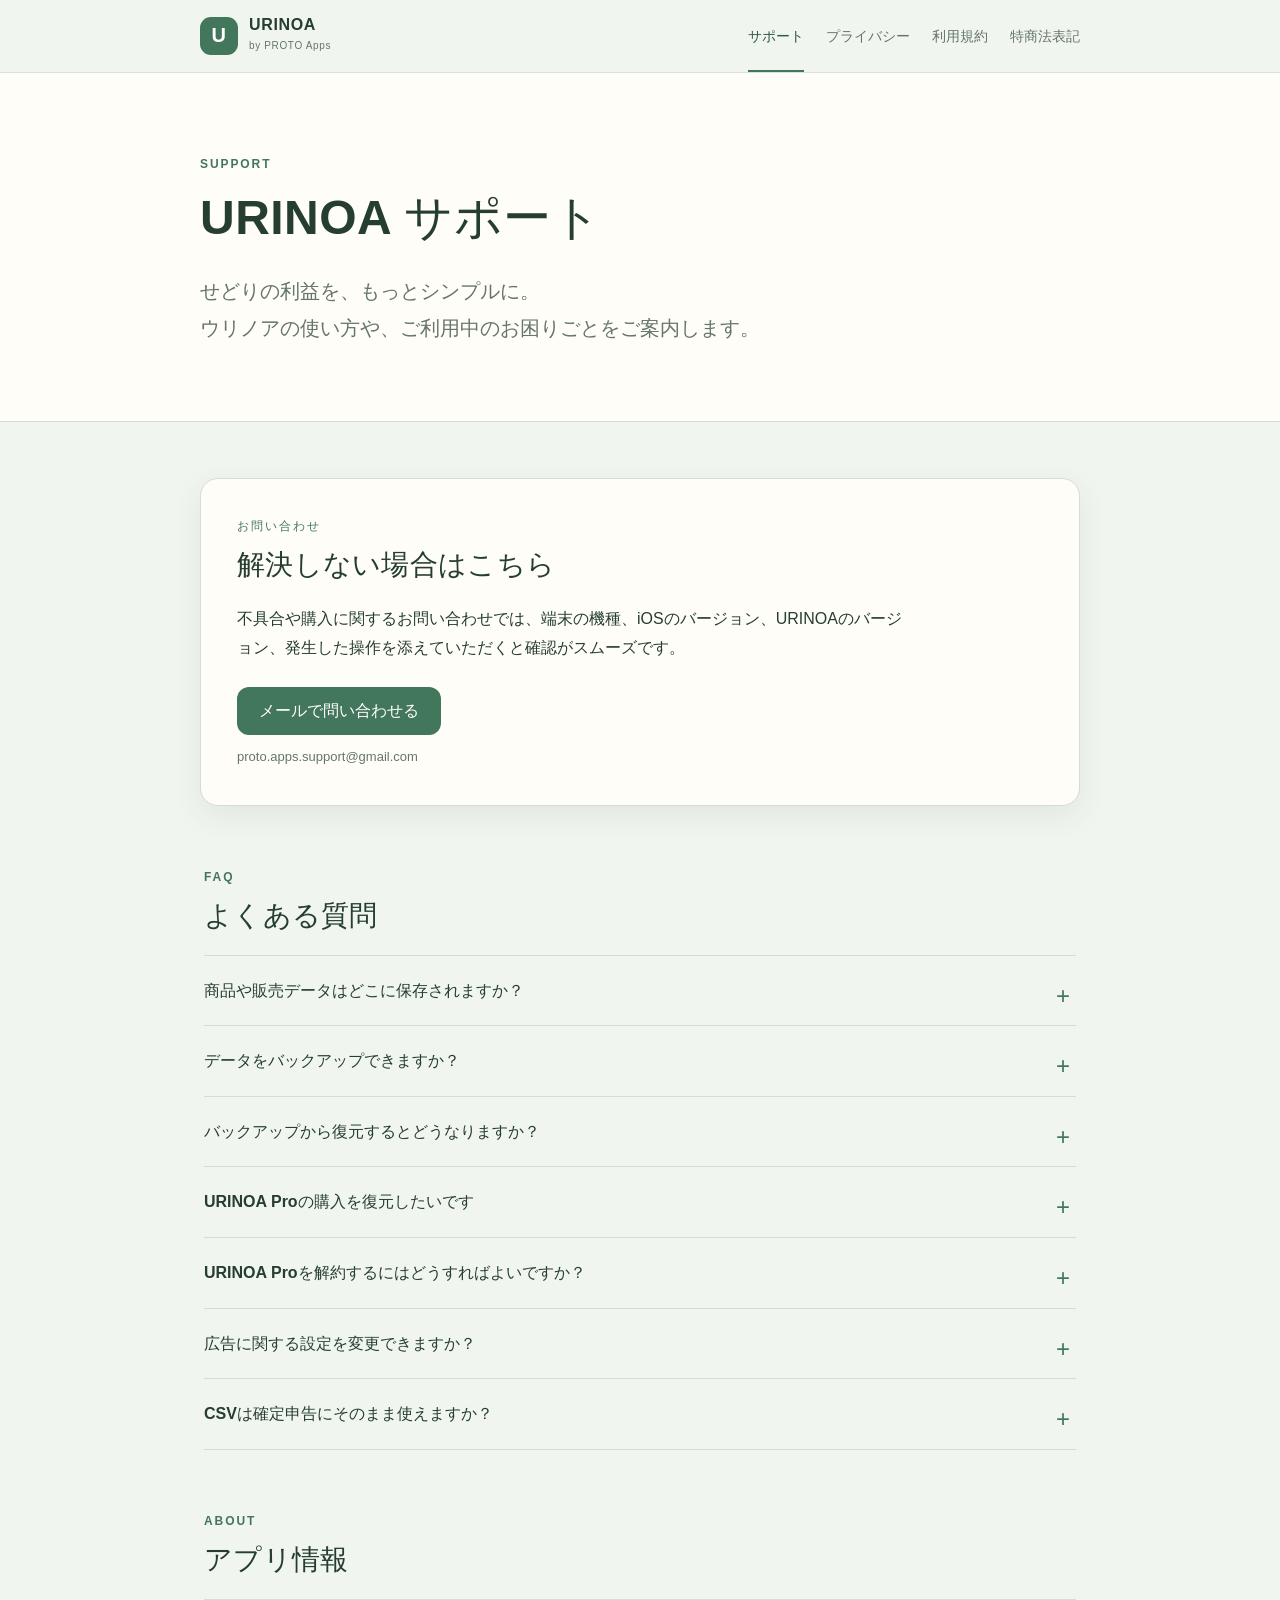
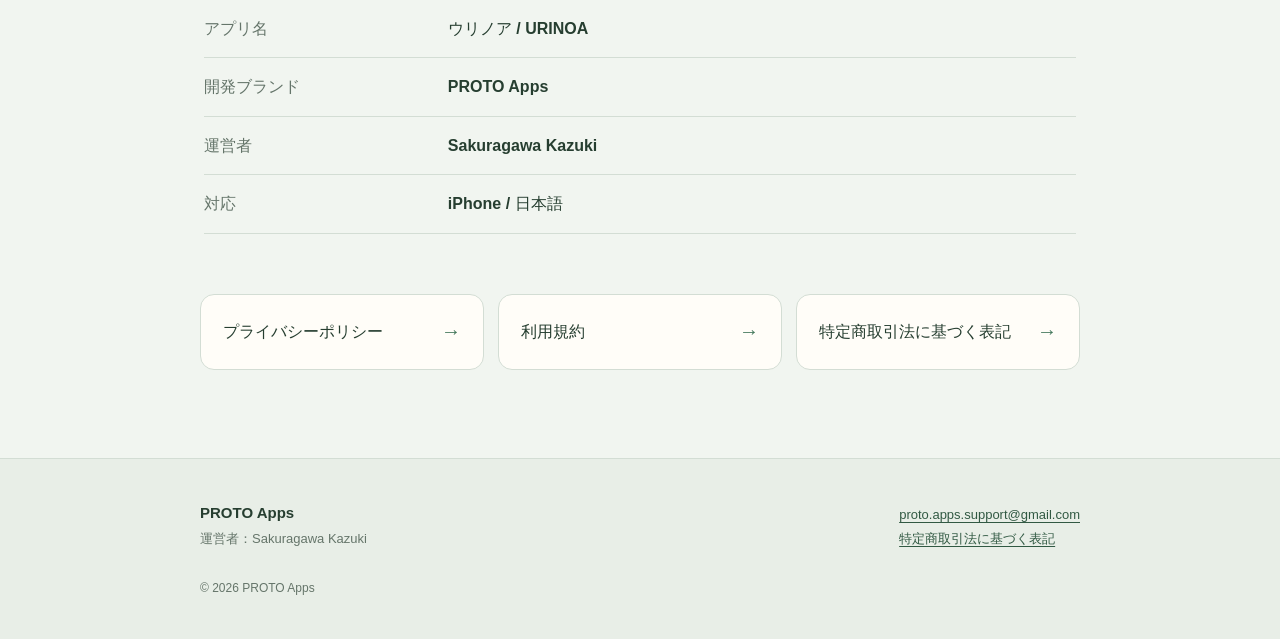
<file: index.html>
<!doctype html>
<html lang="ja">
<head>
  <meta charset="utf-8">
  <meta name="viewport" content="width=device-width, initial-scale=1">
  <meta name="description" content="URINOA（ウリノア）のサポート、よくある質問、お問い合わせ窓口です。">
  <meta name="theme-color" content="#43775B">
  <title>サポート | URINOA</title>
  <link rel="stylesheet" href="styles.css">
</head>
<body>
  <a class="skip-link" href="#main">本文へ移動</a>
  <header class="site-header">
    <div class="header-inner">
      <a class="brand" href="index.html" aria-label="URINOA サポートトップ">
        <span class="brand-mark" aria-hidden="true">U</span>
        <span><strong>URINOA</strong><small>by PROTO Apps</small></span>
      </a>
      <nav aria-label="サイト内ナビゲーション">
        <a aria-current="page" href="index.html">サポート</a>
        <a href="privacy.html">プライバシー</a>
        <a href="terms.html">利用規約</a>
        <a href="legal.html">特商法表記</a>
      </nav>
    </div>
  </header>

  <main id="main">
    <section class="hero compact-hero">
      <div class="page-shell">
        <p class="eyebrow">SUPPORT</p>
        <h1>URINOA サポート</h1>
        <p class="lead">せどりの利益を、もっとシンプルに。<br>ウリノアの使い方や、ご利用中のお困りごとをご案内します。</p>
      </div>
    </section>

    <div class="page-shell content-stack">
      <section class="contact-panel" aria-labelledby="contact-title">
        <div>
          <p class="section-kicker">お問い合わせ</p>
          <h2 id="contact-title">解決しない場合はこちら</h2>
          <p>不具合や購入に関するお問い合わせでは、端末の機種、iOSのバージョン、URINOAのバージョン、発生した操作を添えていただくと確認がスムーズです。</p>
        </div>
        <a class="primary-link" href="mailto:proto.apps.support@gmail.com">メールで問い合わせる</a>
        <p class="email-text">proto.apps.support@gmail.com</p>
      </section>

      <section class="document-section" aria-labelledby="faq-title">
        <p class="section-kicker">FAQ</p>
        <h2 id="faq-title">よくある質問</h2>
        <div class="faq-list">
          <details>
            <summary>商品や販売データはどこに保存されますか？</summary>
            <p>商品、仕入れ、在庫、販売、原価配賦、設定等の業務データは、原則としてご利用の端末内に保存されます。URINOAには独自のクラウド同期やアカウント機能はありません。</p>
          </details>
          <details>
            <summary>データをバックアップできますか？</summary>
            <p>「設定」からJSONバックアップを書き出せます。バックアップには商品、仕入れ、販売、原価配賦、出品先、設定等が含まれます。重要なデータは定期的に書き出し、安全な場所へ保管してください。</p>
          </details>
          <details>
            <summary>バックアップから復元するとどうなりますか？</summary>
            <p>復元を実行すると、現在のアプリ内データが選択したバックアップの内容に置き換わります。復元前に、対象ファイルと現在のデータをご確認ください。</p>
          </details>
          <details>
            <summary>URINOA Proの購入を復元したいです</summary>
            <p>アプリの「設定」→「購入を復元」、またはURINOA Pro画面下部の「購入を復元」をお試しください。購入時と同じApple IDを使用していることもご確認ください。</p>
          </details>
          <details>
            <summary>URINOA Proを解約するにはどうすればよいですか？</summary>
            <p>サブスクリプションはApple IDで管理されます。iPhoneの「設定」→ご自身の名前→「サブスクリプション」から確認・解約してください。アプリを削除しただけでは解約されません。</p>
          </details>
          <details>
            <summary>広告に関する設定を変更できますか？</summary>
            <p>Googleの同意管理上、プライバシー設定の再表示が必要な場合に限り、URINOAの「設定」に「プライバシー設定」が表示されます。URINOA Proでは広告は表示されません。</p>
          </details>
          <details>
            <summary>CSVは確定申告にそのまま使えますか？</summary>
            <p>CSVは販売履歴の確認や整理を補助するための機能です。税務申告書類や法定帳簿の生成を保証するものではありません。申告に利用する場合は内容をご確認のうえ、必要に応じて専門家へご相談ください。</p>
          </details>
        </div>
      </section>

      <section class="document-section" aria-labelledby="about-title">
        <p class="section-kicker">ABOUT</p>
        <h2 id="about-title">アプリ情報</h2>
        <dl class="info-list">
          <div><dt>アプリ名</dt><dd>ウリノア / URINOA</dd></div>
          <div><dt>開発ブランド</dt><dd>PROTO Apps</dd></div>
          <div><dt>運営者</dt><dd>Sakuragawa Kazuki</dd></div>
          <div><dt>対応</dt><dd>iPhone / 日本語</dd></div>
        </dl>
      </section>

      <section class="legal-links" aria-label="法務情報">
        <a href="privacy.html"><span>プライバシーポリシー</span><b aria-hidden="true">→</b></a>
        <a href="terms.html"><span>利用規約</span><b aria-hidden="true">→</b></a>
        <a href="legal.html"><span>特定商取引法に基づく表記</span><b aria-hidden="true">→</b></a>
      </section>
    </div>
  </main>

  <footer class="site-footer">
    <div class="page-shell footer-inner">
      <p><strong>PROTO Apps</strong><br><span>運営者：Sakuragawa Kazuki</span></p>
      <p><a href="mailto:proto.apps.support@gmail.com">proto.apps.support@gmail.com</a><br><a href="legal.html">特定商取引法に基づく表記</a></p>
      <p class="copyright">© 2026 PROTO Apps</p>
    </div>
  </footer>
</body>
</html>
</file>
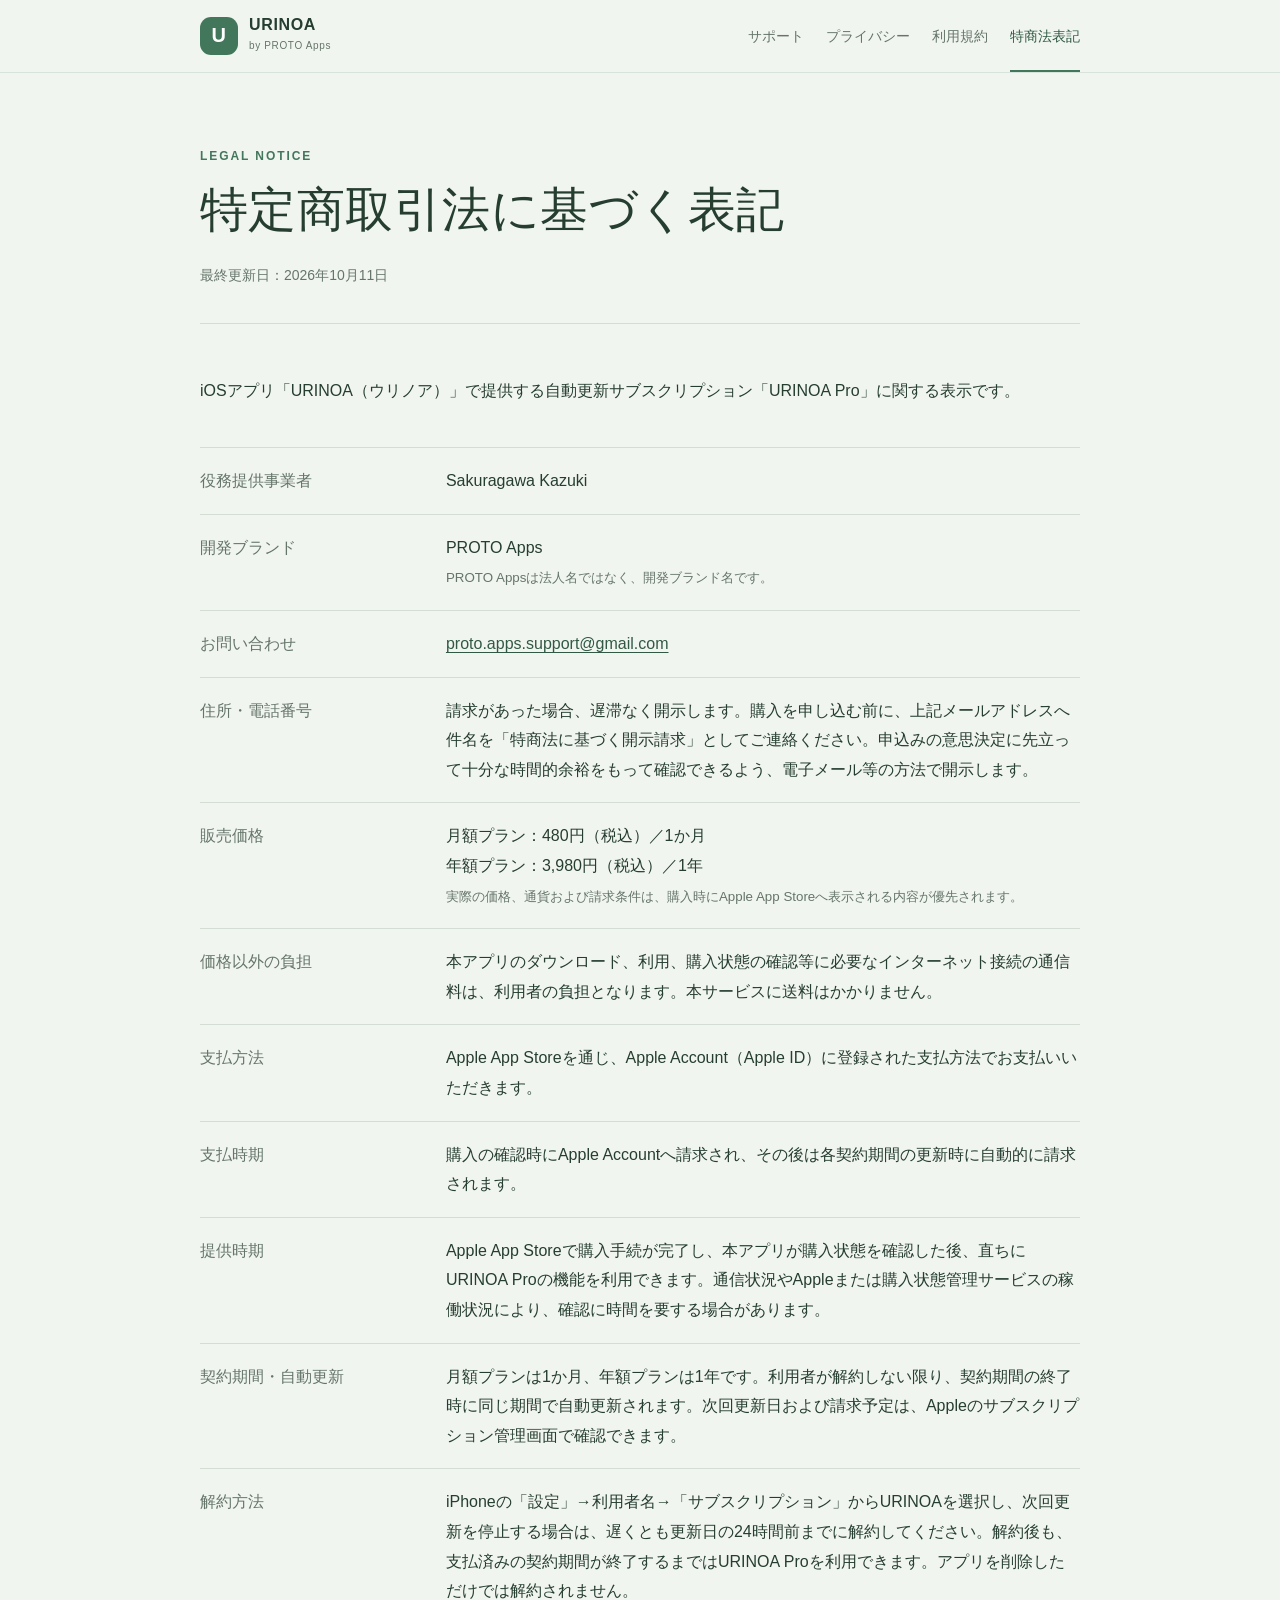
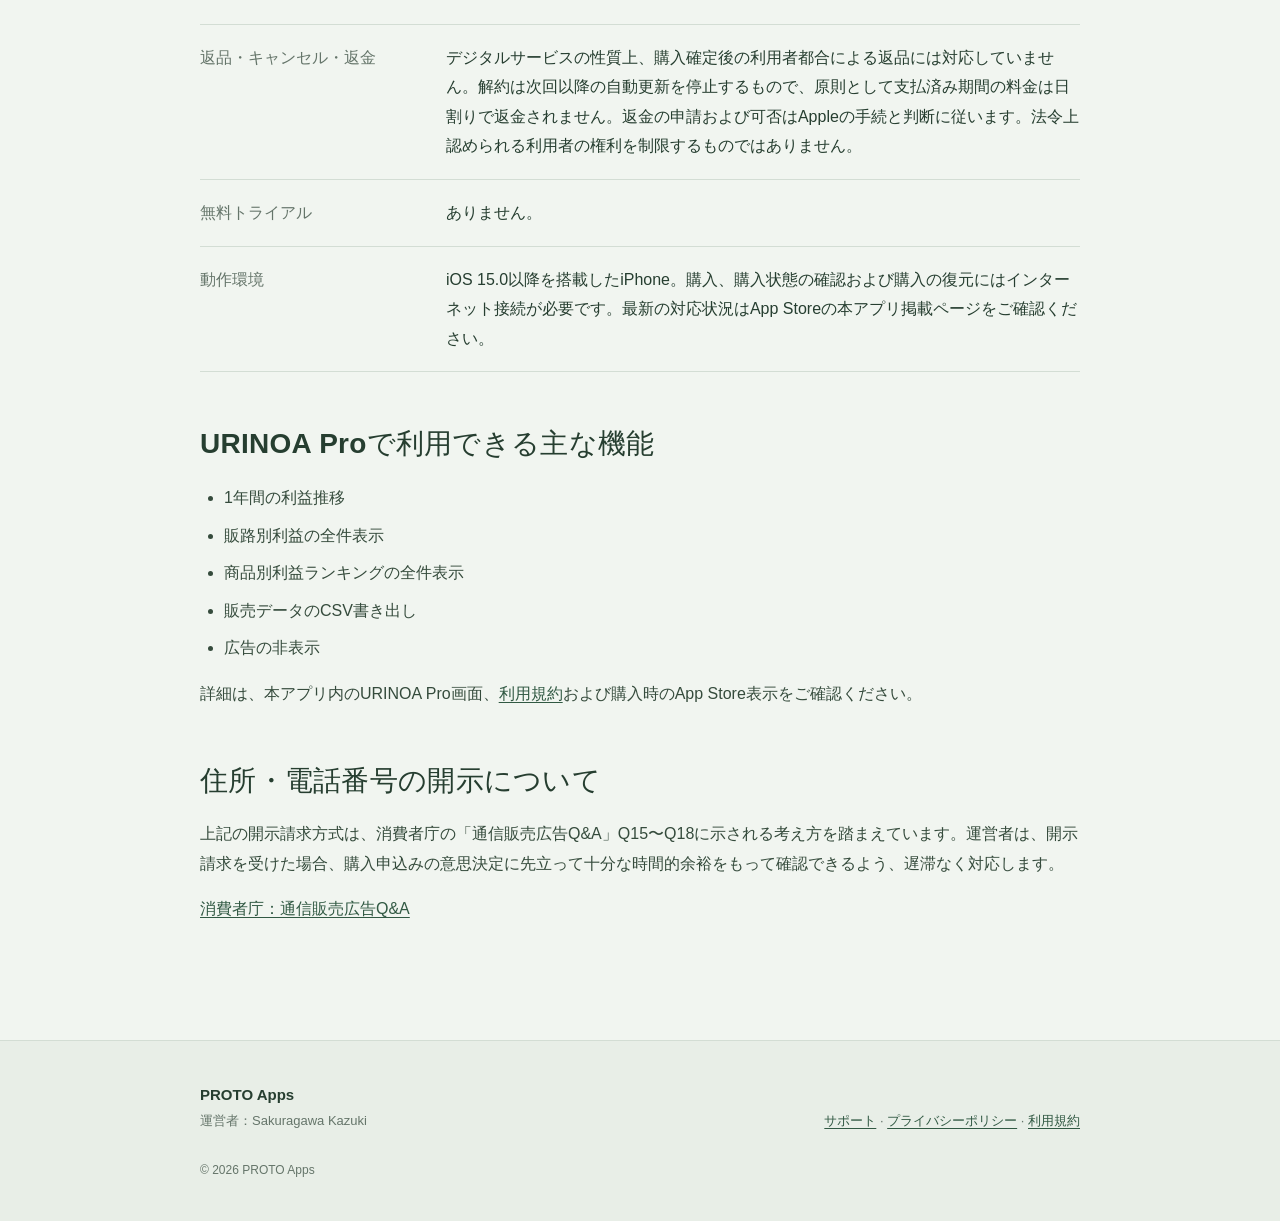
<file: legal.html>
<!doctype html>
<html lang="ja">
<head>
  <meta charset="utf-8">
  <meta name="viewport" content="width=device-width, initial-scale=1">
  <meta name="description" content="URINOA（ウリノア）の特定商取引法に基づく表記です。">
  <meta name="theme-color" content="#43775B">
  <title>特定商取引法に基づく表記 | URINOA</title>
  <link rel="stylesheet" href="styles.css">
</head>
<body>
  <a class="skip-link" href="#main">本文へ移動</a>
  <header class="site-header">
    <div class="header-inner">
      <a class="brand" href="index.html" aria-label="URINOA サポートトップ">
        <span class="brand-mark" aria-hidden="true">U</span>
        <span><strong>URINOA</strong><small>by PROTO Apps</small></span>
      </a>
      <nav aria-label="サイト内ナビゲーション">
        <a href="index.html">サポート</a>
        <a href="privacy.html">プライバシー</a>
        <a href="terms.html">利用規約</a>
        <a aria-current="page" href="legal.html">特商法表記</a>
      </nav>
    </div>
  </header>

  <main id="main" class="page-shell legal-document">
    <header class="document-header">
      <p class="eyebrow">LEGAL NOTICE</p>
      <h1>特定商取引法に基づく表記</h1>
      <p>最終更新日：2026年10月11日</p>
    </header>

    <p>iOSアプリ「URINOA（ウリノア）」で提供する自動更新サブスクリプション「URINOA Pro」に関する表示です。</p>

    <dl class="info-list legal-disclosure">
      <div><dt>役務提供事業者</dt><dd>Sakuragawa Kazuki</dd></div>
      <div><dt>開発ブランド</dt><dd>PROTO Apps<br><small>PROTO Appsは法人名ではなく、開発ブランド名です。</small></dd></div>
      <div><dt>お問い合わせ</dt><dd><a href="mailto:proto.apps.support@gmail.com">proto.apps.support@gmail.com</a></dd></div>
      <div>
        <dt>住所・電話番号</dt>
        <dd>請求があった場合、遅滞なく開示します。購入を申し込む前に、上記メールアドレスへ件名を「特商法に基づく開示請求」としてご連絡ください。申込みの意思決定に先立って十分な時間的余裕をもって確認できるよう、電子メール等の方法で開示します。</dd>
      </div>
      <div><dt>販売価格</dt><dd>月額プラン：480円（税込）／1か月<br>年額プラン：3,980円（税込）／1年<br><small>実際の価格、通貨および請求条件は、購入時にApple App Storeへ表示される内容が優先されます。</small></dd></div>
      <div><dt>価格以外の負担</dt><dd>本アプリのダウンロード、利用、購入状態の確認等に必要なインターネット接続の通信料は、利用者の負担となります。本サービスに送料はかかりません。</dd></div>
      <div><dt>支払方法</dt><dd>Apple App Storeを通じ、Apple Account（Apple ID）に登録された支払方法でお支払いいただきます。</dd></div>
      <div><dt>支払時期</dt><dd>購入の確認時にApple Accountへ請求され、その後は各契約期間の更新時に自動的に請求されます。</dd></div>
      <div><dt>提供時期</dt><dd>Apple App Storeで購入手続が完了し、本アプリが購入状態を確認した後、直ちにURINOA Proの機能を利用できます。通信状況やAppleまたは購入状態管理サービスの稼働状況により、確認に時間を要する場合があります。</dd></div>
      <div><dt>契約期間・自動更新</dt><dd>月額プランは1か月、年額プランは1年です。利用者が解約しない限り、契約期間の終了時に同じ期間で自動更新されます。次回更新日および請求予定は、Appleのサブスクリプション管理画面で確認できます。</dd></div>
      <div><dt>解約方法</dt><dd>iPhoneの「設定」→利用者名→「サブスクリプション」からURINOAを選択し、次回更新を停止する場合は、遅くとも更新日の24時間前までに解約してください。解約後も、支払済みの契約期間が終了するまではURINOA Proを利用できます。アプリを削除しただけでは解約されません。</dd></div>
      <div><dt>返品・キャンセル・返金</dt><dd>デジタルサービスの性質上、購入確定後の利用者都合による返品には対応していません。解約は次回以降の自動更新を停止するもので、原則として支払済み期間の料金は日割りで返金されません。返金の申請および可否はAppleの手続と判断に従います。法令上認められる利用者の権利を制限するものではありません。</dd></div>
      <div><dt>無料トライアル</dt><dd>ありません。</dd></div>
      <div><dt>動作環境</dt><dd>iOS 15.0以降を搭載したiPhone。購入、購入状態の確認および購入の復元にはインターネット接続が必要です。最新の対応状況はApp Storeの本アプリ掲載ページをご確認ください。</dd></div>
    </dl>

    <section>
      <h2>URINOA Proで利用できる主な機能</h2>
      <ul>
        <li>1年間の利益推移</li>
        <li>販路別利益の全件表示</li>
        <li>商品別利益ランキングの全件表示</li>
        <li>販売データのCSV書き出し</li>
        <li>広告の非表示</li>
      </ul>
      <p>詳細は、本アプリ内のURINOA Pro画面、<a href="terms.html">利用規約</a>および購入時のApp Store表示をご確認ください。</p>
    </section>

    <section>
      <h2>住所・電話番号の開示について</h2>
      <p>上記の開示請求方式は、消費者庁の「通信販売広告Q&amp;A」Q15〜Q18に示される考え方を踏まえています。運営者は、開示請求を受けた場合、購入申込みの意思決定に先立って十分な時間的余裕をもって確認できるよう、遅滞なく対応します。</p>
      <p><a href="https://www.no-trouble.caa.go.jp/qa/advertising.html" target="_blank" rel="noopener noreferrer">消費者庁：通信販売広告Q&amp;A</a></p>
    </section>
  </main>

  <footer class="site-footer">
    <div class="page-shell footer-inner">
      <p><strong>PROTO Apps</strong><br><span>運営者：Sakuragawa Kazuki</span></p>
      <p><a href="index.html">サポート</a> · <a href="privacy.html">プライバシーポリシー</a> · <a href="terms.html">利用規約</a></p>
      <p class="copyright">© 2026 PROTO Apps</p>
    </div>
  </footer>
</body>
</html>
</file>
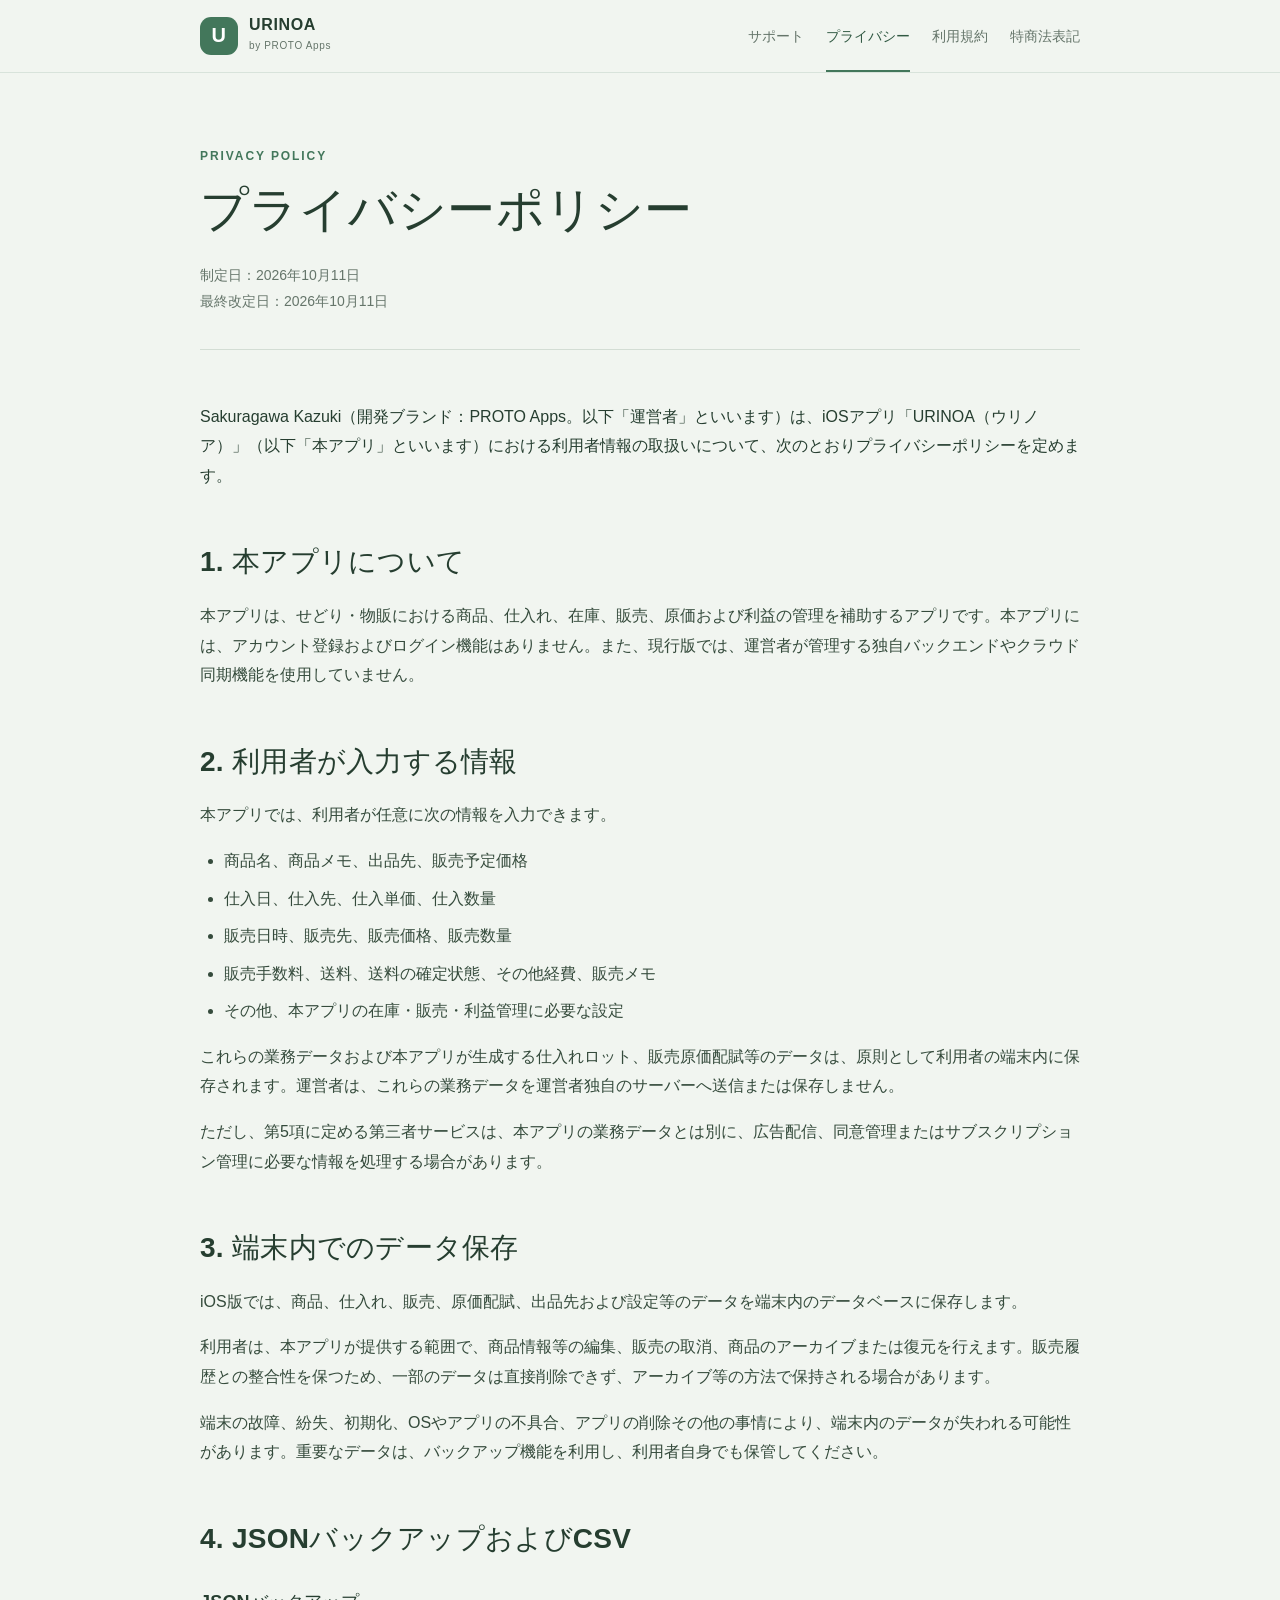
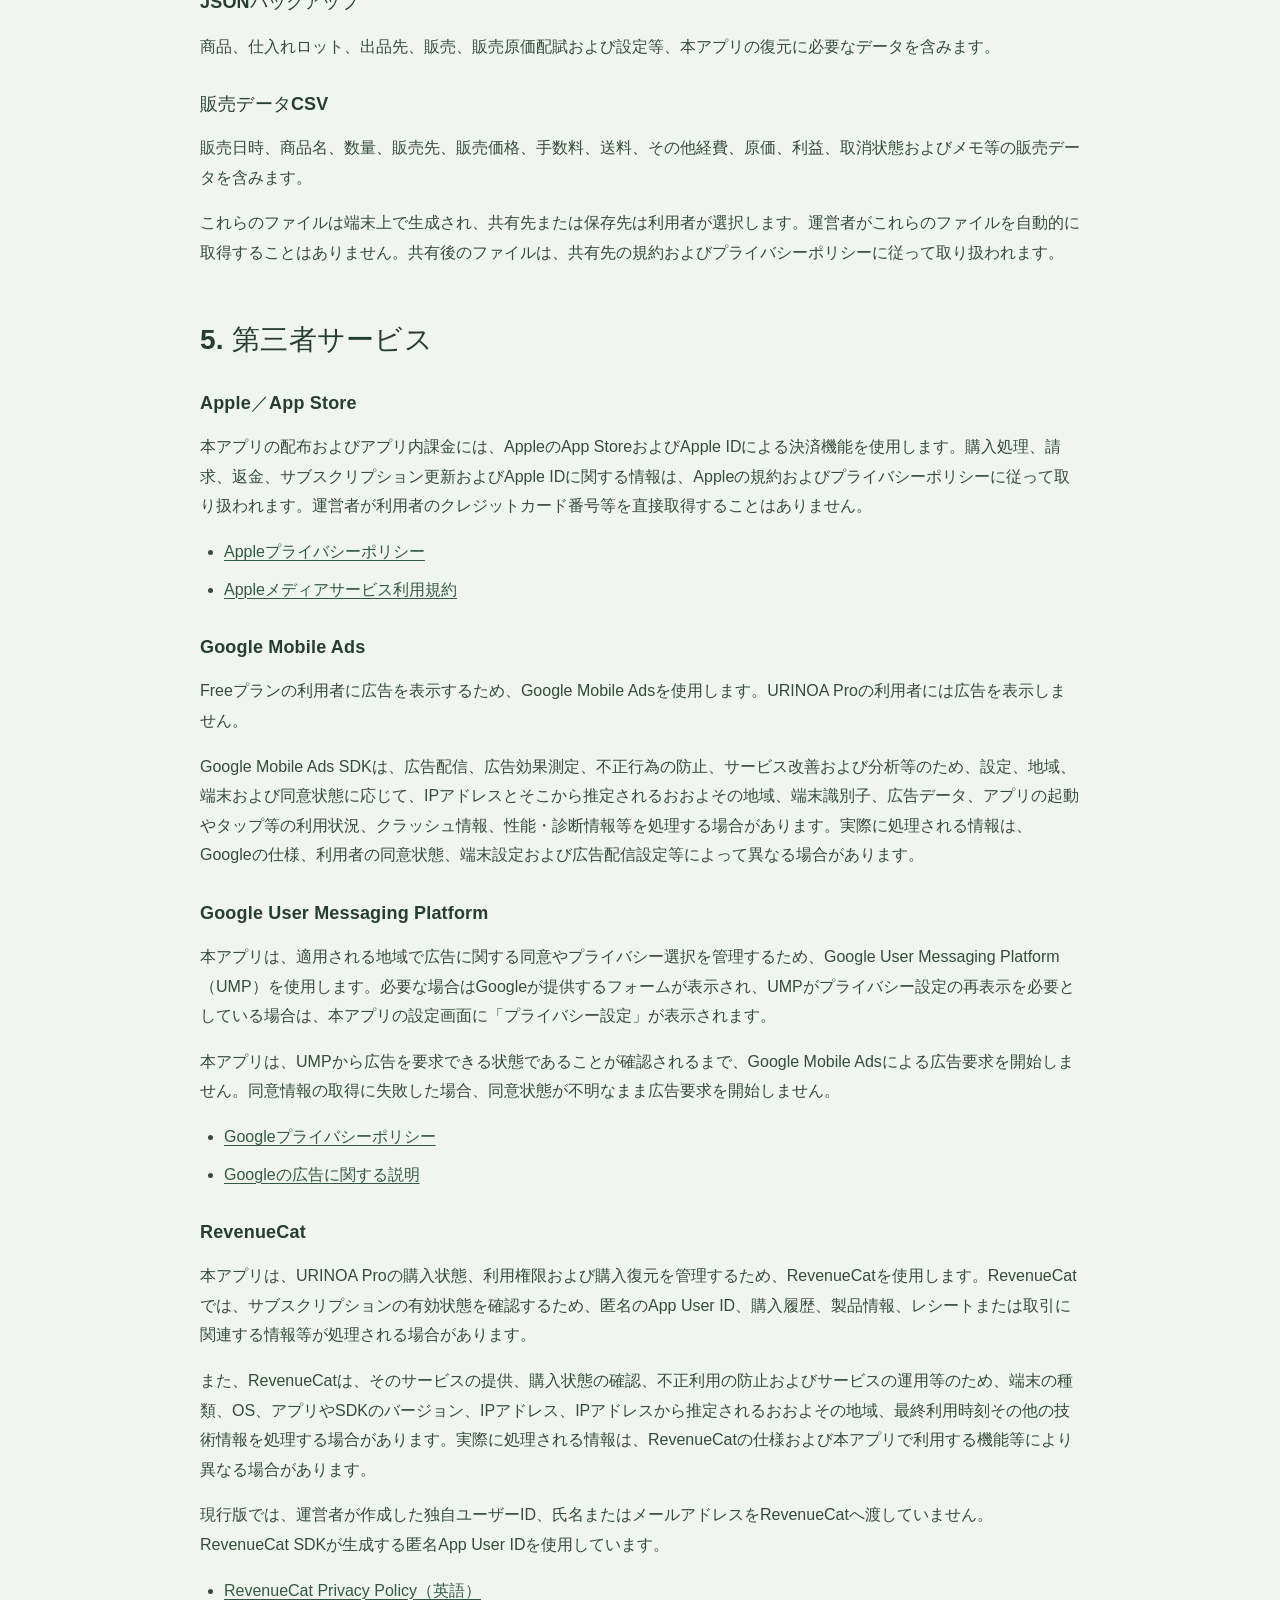
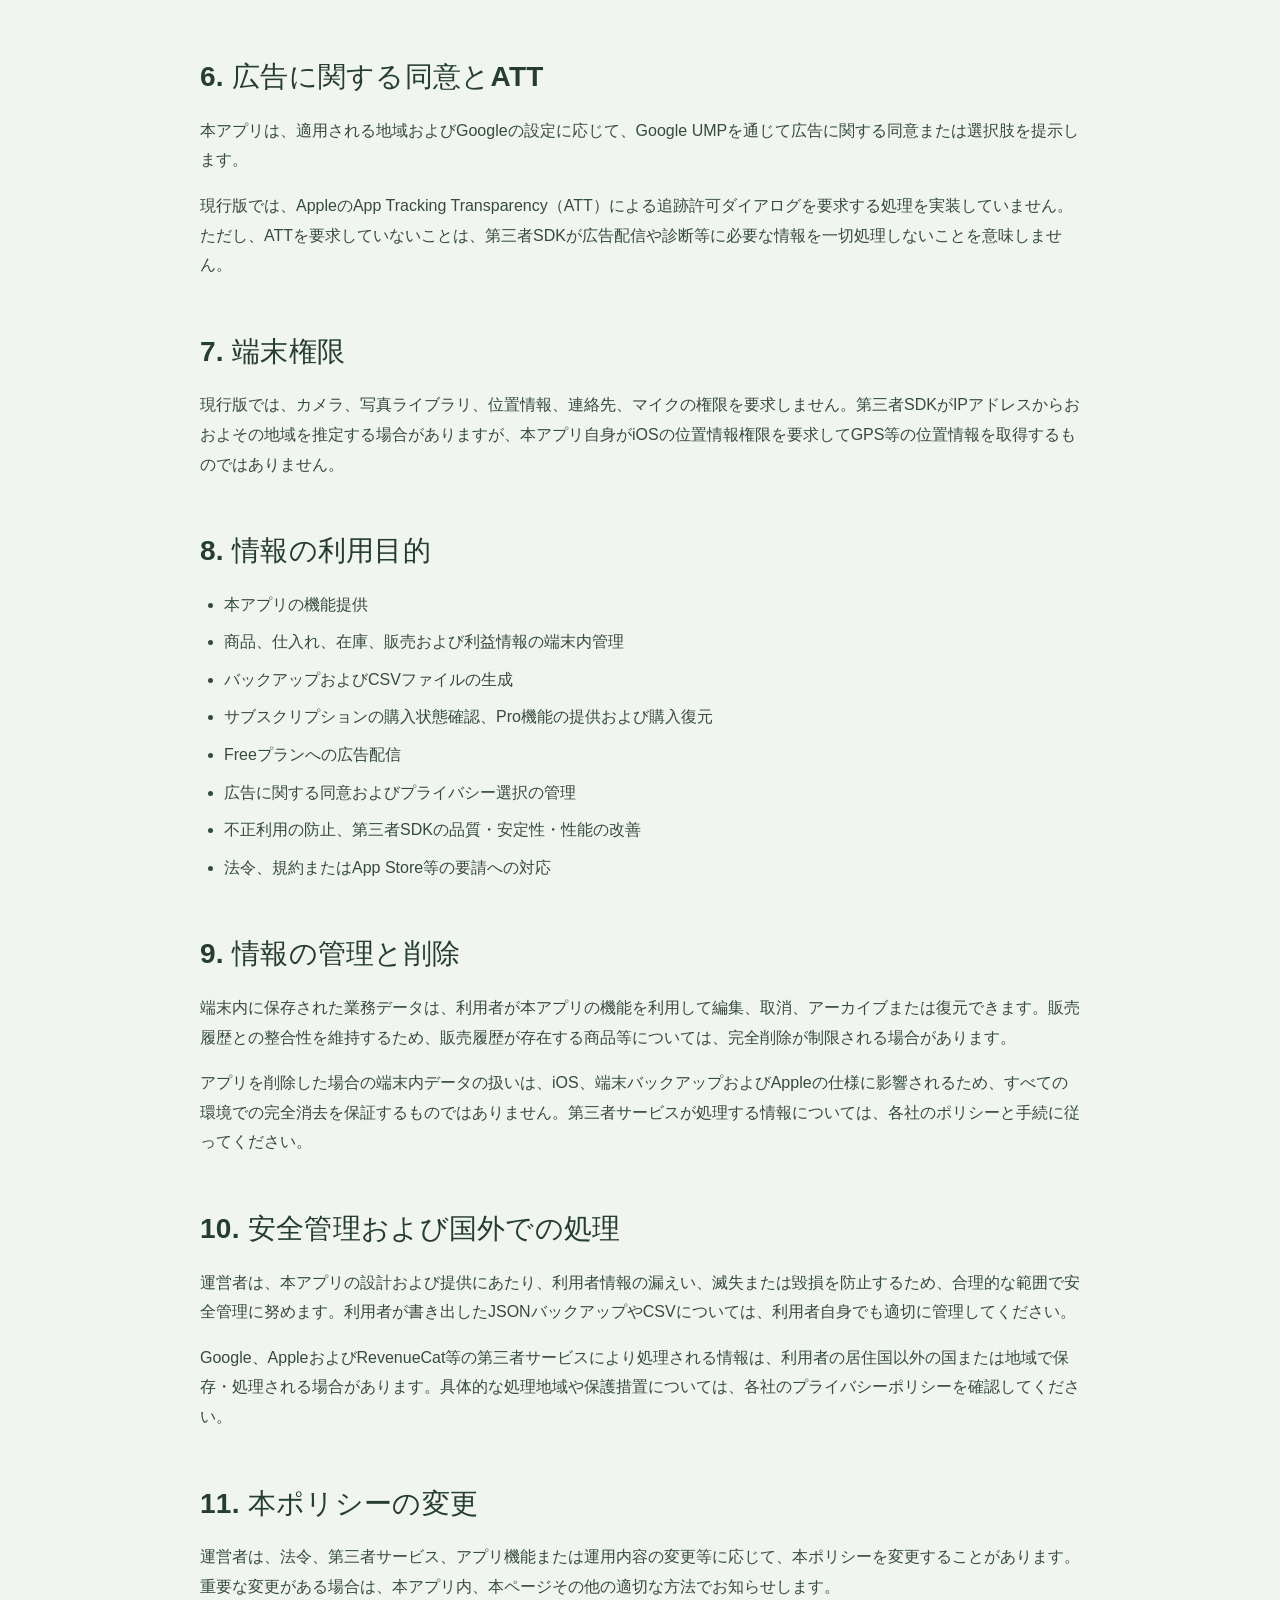
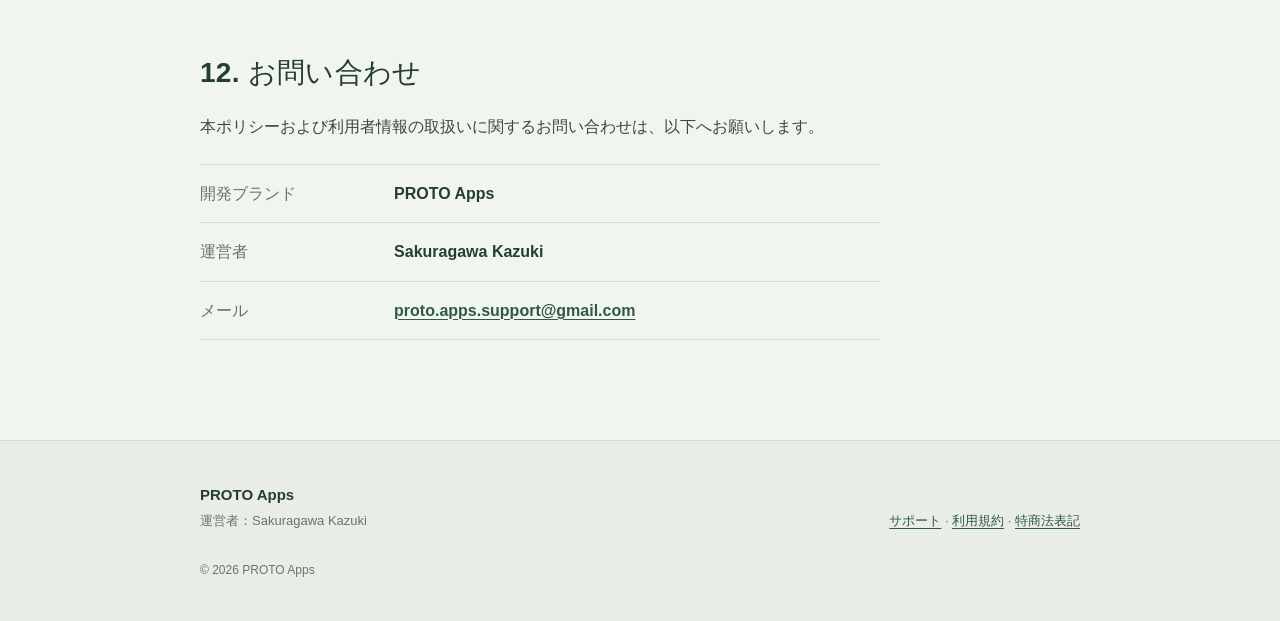
<file: privacy.html>
<!doctype html>
<html lang="ja">
<head>
  <meta charset="utf-8">
  <meta name="viewport" content="width=device-width, initial-scale=1">
  <meta name="description" content="URINOA（ウリノア）のプライバシーポリシーです。">
  <meta name="theme-color" content="#43775B">
  <title>プライバシーポリシー | URINOA</title>
  <link rel="stylesheet" href="styles.css">
</head>
<body>
  <a class="skip-link" href="#main">本文へ移動</a>
  <header class="site-header">
    <div class="header-inner">
      <a class="brand" href="index.html" aria-label="URINOA サポートトップ">
        <span class="brand-mark" aria-hidden="true">U</span>
        <span><strong>URINOA</strong><small>by PROTO Apps</small></span>
      </a>
      <nav aria-label="サイト内ナビゲーション">
        <a href="index.html">サポート</a>
        <a aria-current="page" href="privacy.html">プライバシー</a>
        <a href="terms.html">利用規約</a>
        <a href="legal.html">特商法表記</a>
      </nav>
    </div>
  </header>

  <main id="main" class="page-shell legal-document">
    <header class="document-header">
      <p class="eyebrow">PRIVACY POLICY</p>
      <h1>プライバシーポリシー</h1>
      <p>制定日：2026年10月11日<br>最終改定日：2026年10月11日</p>
    </header>

    <p>Sakuragawa Kazuki（開発ブランド：PROTO Apps。以下「運営者」といいます）は、iOSアプリ「URINOA（ウリノア）」（以下「本アプリ」といいます）における利用者情報の取扱いについて、次のとおりプライバシーポリシーを定めます。</p>

    <section>
      <h2>1. 本アプリについて</h2>
      <p>本アプリは、せどり・物販における商品、仕入れ、在庫、販売、原価および利益の管理を補助するアプリです。本アプリには、アカウント登録およびログイン機能はありません。また、現行版では、運営者が管理する独自バックエンドやクラウド同期機能を使用していません。</p>
    </section>

    <section>
      <h2>2. 利用者が入力する情報</h2>
      <p>本アプリでは、利用者が任意に次の情報を入力できます。</p>
      <ul>
        <li>商品名、商品メモ、出品先、販売予定価格</li>
        <li>仕入日、仕入先、仕入単価、仕入数量</li>
        <li>販売日時、販売先、販売価格、販売数量</li>
        <li>販売手数料、送料、送料の確定状態、その他経費、販売メモ</li>
        <li>その他、本アプリの在庫・販売・利益管理に必要な設定</li>
      </ul>
      <p>これらの業務データおよび本アプリが生成する仕入れロット、販売原価配賦等のデータは、原則として利用者の端末内に保存されます。運営者は、これらの業務データを運営者独自のサーバーへ送信または保存しません。</p>
      <p>ただし、第5項に定める第三者サービスは、本アプリの業務データとは別に、広告配信、同意管理またはサブスクリプション管理に必要な情報を処理する場合があります。</p>
    </section>

    <section>
      <h2>3. 端末内でのデータ保存</h2>
      <p>iOS版では、商品、仕入れ、販売、原価配賦、出品先および設定等のデータを端末内のデータベースに保存します。</p>
      <p>利用者は、本アプリが提供する範囲で、商品情報等の編集、販売の取消、商品のアーカイブまたは復元を行えます。販売履歴との整合性を保つため、一部のデータは直接削除できず、アーカイブ等の方法で保持される場合があります。</p>
      <p>端末の故障、紛失、初期化、OSやアプリの不具合、アプリの削除その他の事情により、端末内のデータが失われる可能性があります。重要なデータは、バックアップ機能を利用し、利用者自身でも保管してください。</p>
    </section>

    <section>
      <h2>4. JSONバックアップおよびCSV</h2>
      <h3>JSONバックアップ</h3>
      <p>商品、仕入れロット、出品先、販売、販売原価配賦および設定等、本アプリの復元に必要なデータを含みます。</p>
      <h3>販売データCSV</h3>
      <p>販売日時、商品名、数量、販売先、販売価格、手数料、送料、その他経費、原価、利益、取消状態およびメモ等の販売データを含みます。</p>
      <p>これらのファイルは端末上で生成され、共有先または保存先は利用者が選択します。運営者がこれらのファイルを自動的に取得することはありません。共有後のファイルは、共有先の規約およびプライバシーポリシーに従って取り扱われます。</p>
    </section>

    <section>
      <h2>5. 第三者サービス</h2>
      <h3>Apple／App Store</h3>
      <p>本アプリの配布およびアプリ内課金には、AppleのApp StoreおよびApple IDによる決済機能を使用します。購入処理、請求、返金、サブスクリプション更新およびApple IDに関する情報は、Appleの規約およびプライバシーポリシーに従って取り扱われます。運営者が利用者のクレジットカード番号等を直接取得することはありません。</p>
      <ul class="external-links">
        <li><a href="https://www.apple.com/jp/legal/privacy/jp/" target="_blank" rel="noopener noreferrer">Appleプライバシーポリシー</a></li>
        <li><a href="https://www.apple.com/jp/legal/internet-services/itunes/jp/terms.html" target="_blank" rel="noopener noreferrer">Appleメディアサービス利用規約</a></li>
      </ul>

      <h3>Google Mobile Ads</h3>
      <p>Freeプランの利用者に広告を表示するため、Google Mobile Adsを使用します。URINOA Proの利用者には広告を表示しません。</p>
      <p>Google Mobile Ads SDKは、広告配信、広告効果測定、不正行為の防止、サービス改善および分析等のため、設定、地域、端末および同意状態に応じて、IPアドレスとそこから推定されるおおよその地域、端末識別子、広告データ、アプリの起動やタップ等の利用状況、クラッシュ情報、性能・診断情報等を処理する場合があります。実際に処理される情報は、Googleの仕様、利用者の同意状態、端末設定および広告配信設定等によって異なる場合があります。</p>

      <h3>Google User Messaging Platform</h3>
      <p>本アプリは、適用される地域で広告に関する同意やプライバシー選択を管理するため、Google User Messaging Platform（UMP）を使用します。必要な場合はGoogleが提供するフォームが表示され、UMPがプライバシー設定の再表示を必要としている場合は、本アプリの設定画面に「プライバシー設定」が表示されます。</p>
      <p>本アプリは、UMPから広告を要求できる状態であることが確認されるまで、Google Mobile Adsによる広告要求を開始しません。同意情報の取得に失敗した場合、同意状態が不明なまま広告要求を開始しません。</p>
      <ul class="external-links">
        <li><a href="https://policies.google.com/privacy?hl=ja" target="_blank" rel="noopener noreferrer">Googleプライバシーポリシー</a></li>
        <li><a href="https://policies.google.com/technologies/ads?hl=ja" target="_blank" rel="noopener noreferrer">Googleの広告に関する説明</a></li>
      </ul>

      <h3>RevenueCat</h3>
      <p>本アプリは、URINOA Proの購入状態、利用権限および購入復元を管理するため、RevenueCatを使用します。RevenueCatでは、サブスクリプションの有効状態を確認するため、匿名のApp User ID、購入履歴、製品情報、レシートまたは取引に関連する情報等が処理される場合があります。</p>
      <p>また、RevenueCatは、そのサービスの提供、購入状態の確認、不正利用の防止およびサービスの運用等のため、端末の種類、OS、アプリやSDKのバージョン、IPアドレス、IPアドレスから推定されるおおよその地域、最終利用時刻その他の技術情報を処理する場合があります。実際に処理される情報は、RevenueCatの仕様および本アプリで利用する機能等により異なる場合があります。</p>
      <p>現行版では、運営者が作成した独自ユーザーID、氏名またはメールアドレスをRevenueCatへ渡していません。RevenueCat SDKが生成する匿名App User IDを使用しています。</p>
      <ul class="external-links">
        <li><a href="https://www.revenuecat.com/privacy-policy/" target="_blank" rel="noopener noreferrer">RevenueCat Privacy Policy（英語）</a></li>
      </ul>
    </section>

    <section>
      <h2>6. 広告に関する同意とATT</h2>
      <p>本アプリは、適用される地域およびGoogleの設定に応じて、Google UMPを通じて広告に関する同意または選択肢を提示します。</p>
      <p>現行版では、AppleのApp Tracking Transparency（ATT）による追跡許可ダイアログを要求する処理を実装していません。ただし、ATTを要求していないことは、第三者SDKが広告配信や診断等に必要な情報を一切処理しないことを意味しません。</p>
    </section>

    <section>
      <h2>7. 端末権限</h2>
      <p>現行版では、カメラ、写真ライブラリ、位置情報、連絡先、マイクの権限を要求しません。第三者SDKがIPアドレスからおおよその地域を推定する場合がありますが、本アプリ自身がiOSの位置情報権限を要求してGPS等の位置情報を取得するものではありません。</p>
    </section>

    <section>
      <h2>8. 情報の利用目的</h2>
      <ul>
        <li>本アプリの機能提供</li>
        <li>商品、仕入れ、在庫、販売および利益情報の端末内管理</li>
        <li>バックアップおよびCSVファイルの生成</li>
        <li>サブスクリプションの購入状態確認、Pro機能の提供および購入復元</li>
        <li>Freeプランへの広告配信</li>
        <li>広告に関する同意およびプライバシー選択の管理</li>
        <li>不正利用の防止、第三者SDKの品質・安定性・性能の改善</li>
        <li>法令、規約またはApp Store等の要請への対応</li>
      </ul>
    </section>

    <section>
      <h2>9. 情報の管理と削除</h2>
      <p>端末内に保存された業務データは、利用者が本アプリの機能を利用して編集、取消、アーカイブまたは復元できます。販売履歴との整合性を維持するため、販売履歴が存在する商品等については、完全削除が制限される場合があります。</p>
      <p>アプリを削除した場合の端末内データの扱いは、iOS、端末バックアップおよびAppleの仕様に影響されるため、すべての環境での完全消去を保証するものではありません。第三者サービスが処理する情報については、各社のポリシーと手続に従ってください。</p>
    </section>

    <section>
      <h2>10. 安全管理および国外での処理</h2>
      <p>運営者は、本アプリの設計および提供にあたり、利用者情報の漏えい、滅失または毀損を防止するため、合理的な範囲で安全管理に努めます。利用者が書き出したJSONバックアップやCSVについては、利用者自身でも適切に管理してください。</p>
      <p>Google、AppleおよびRevenueCat等の第三者サービスにより処理される情報は、利用者の居住国以外の国または地域で保存・処理される場合があります。具体的な処理地域や保護措置については、各社のプライバシーポリシーを確認してください。</p>
    </section>

    <section>
      <h2>11. 本ポリシーの変更</h2>
      <p>運営者は、法令、第三者サービス、アプリ機能または運用内容の変更等に応じて、本ポリシーを変更することがあります。重要な変更がある場合は、本アプリ内、本ページその他の適切な方法でお知らせします。</p>
    </section>

    <section>
      <h2>12. お問い合わせ</h2>
      <p>本ポリシーおよび利用者情報の取扱いに関するお問い合わせは、以下へお願いします。</p>
      <dl class="info-list compact">
        <div><dt>開発ブランド</dt><dd>PROTO Apps</dd></div>
        <div><dt>運営者</dt><dd>Sakuragawa Kazuki</dd></div>
        <div><dt>メール</dt><dd><a href="mailto:proto.apps.support@gmail.com">proto.apps.support@gmail.com</a></dd></div>
      </dl>
    </section>
  </main>

  <footer class="site-footer">
    <div class="page-shell footer-inner">
      <p><strong>PROTO Apps</strong><br><span>運営者：Sakuragawa Kazuki</span></p>
      <p><a href="index.html">サポート</a> · <a href="terms.html">利用規約</a> · <a href="legal.html">特商法表記</a></p>
      <p class="copyright">© 2026 PROTO Apps</p>
    </div>
  </footer>
</body>
</html>
</file>
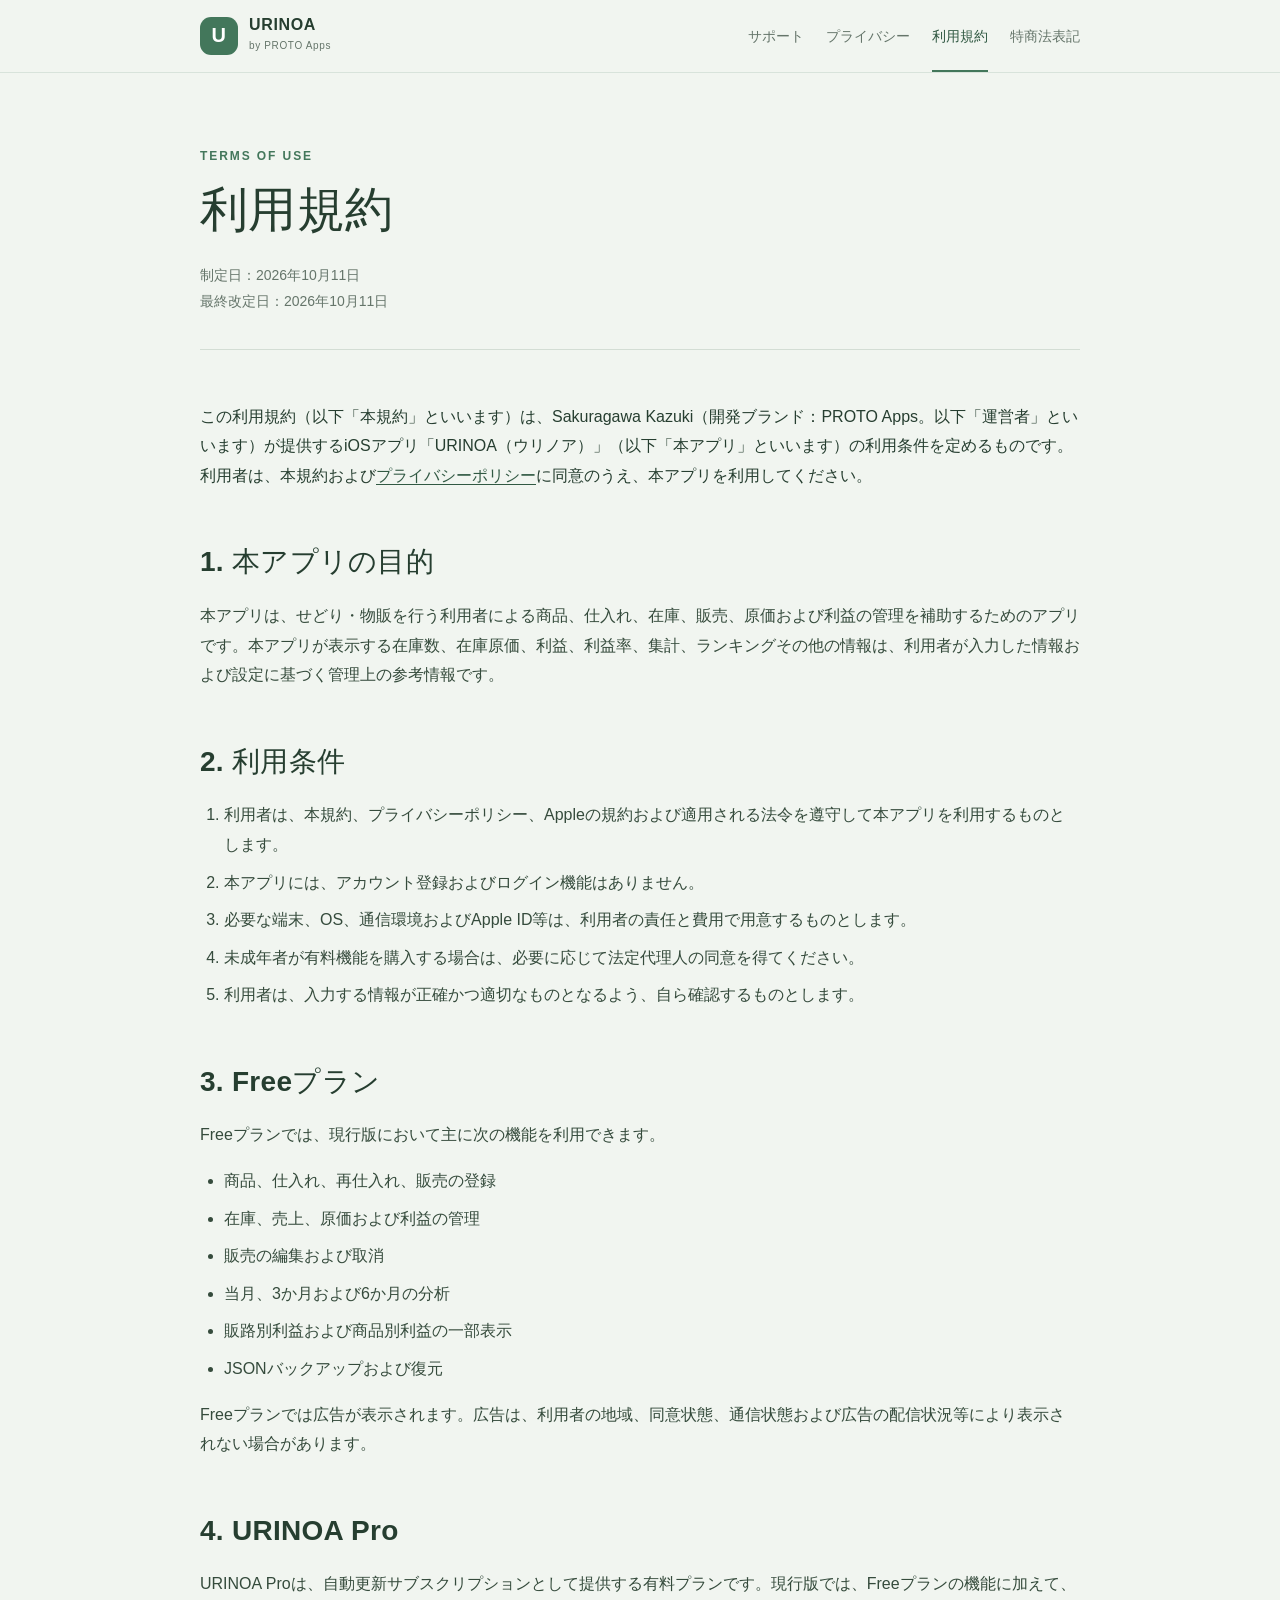
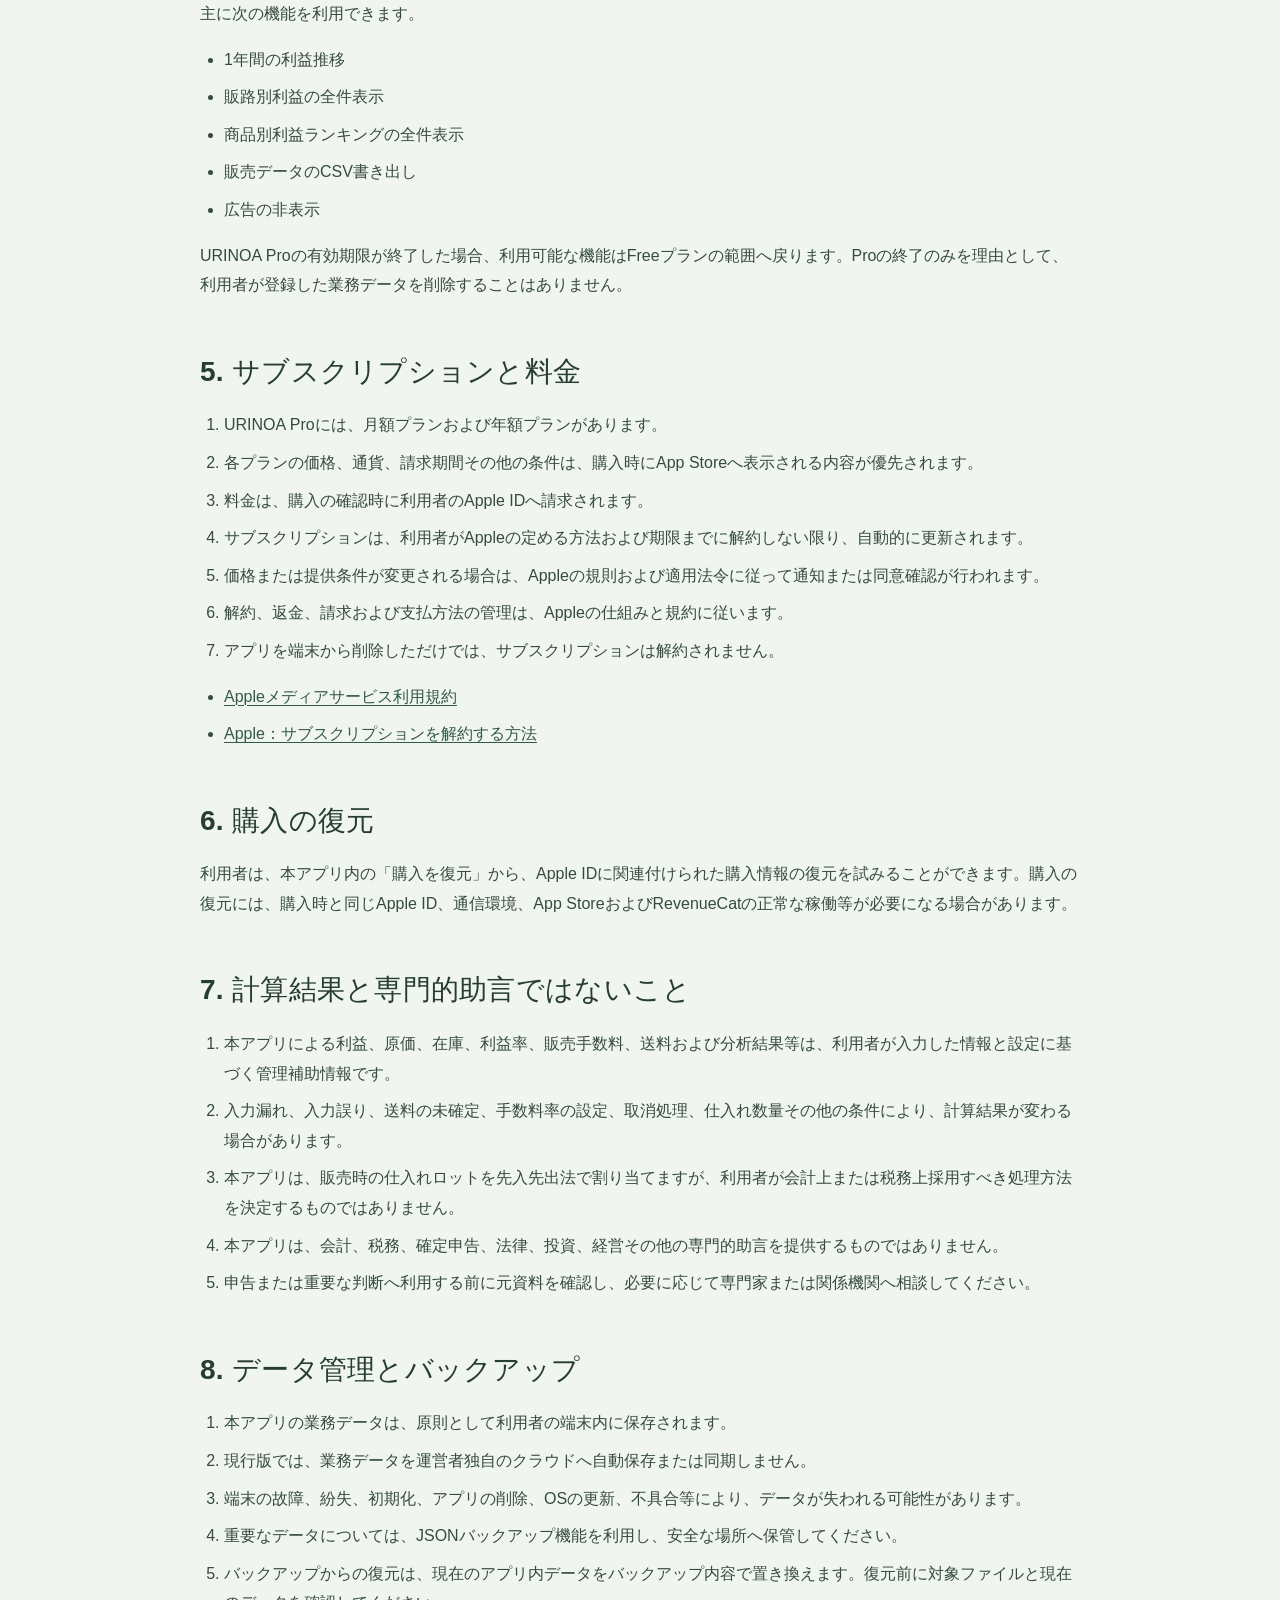
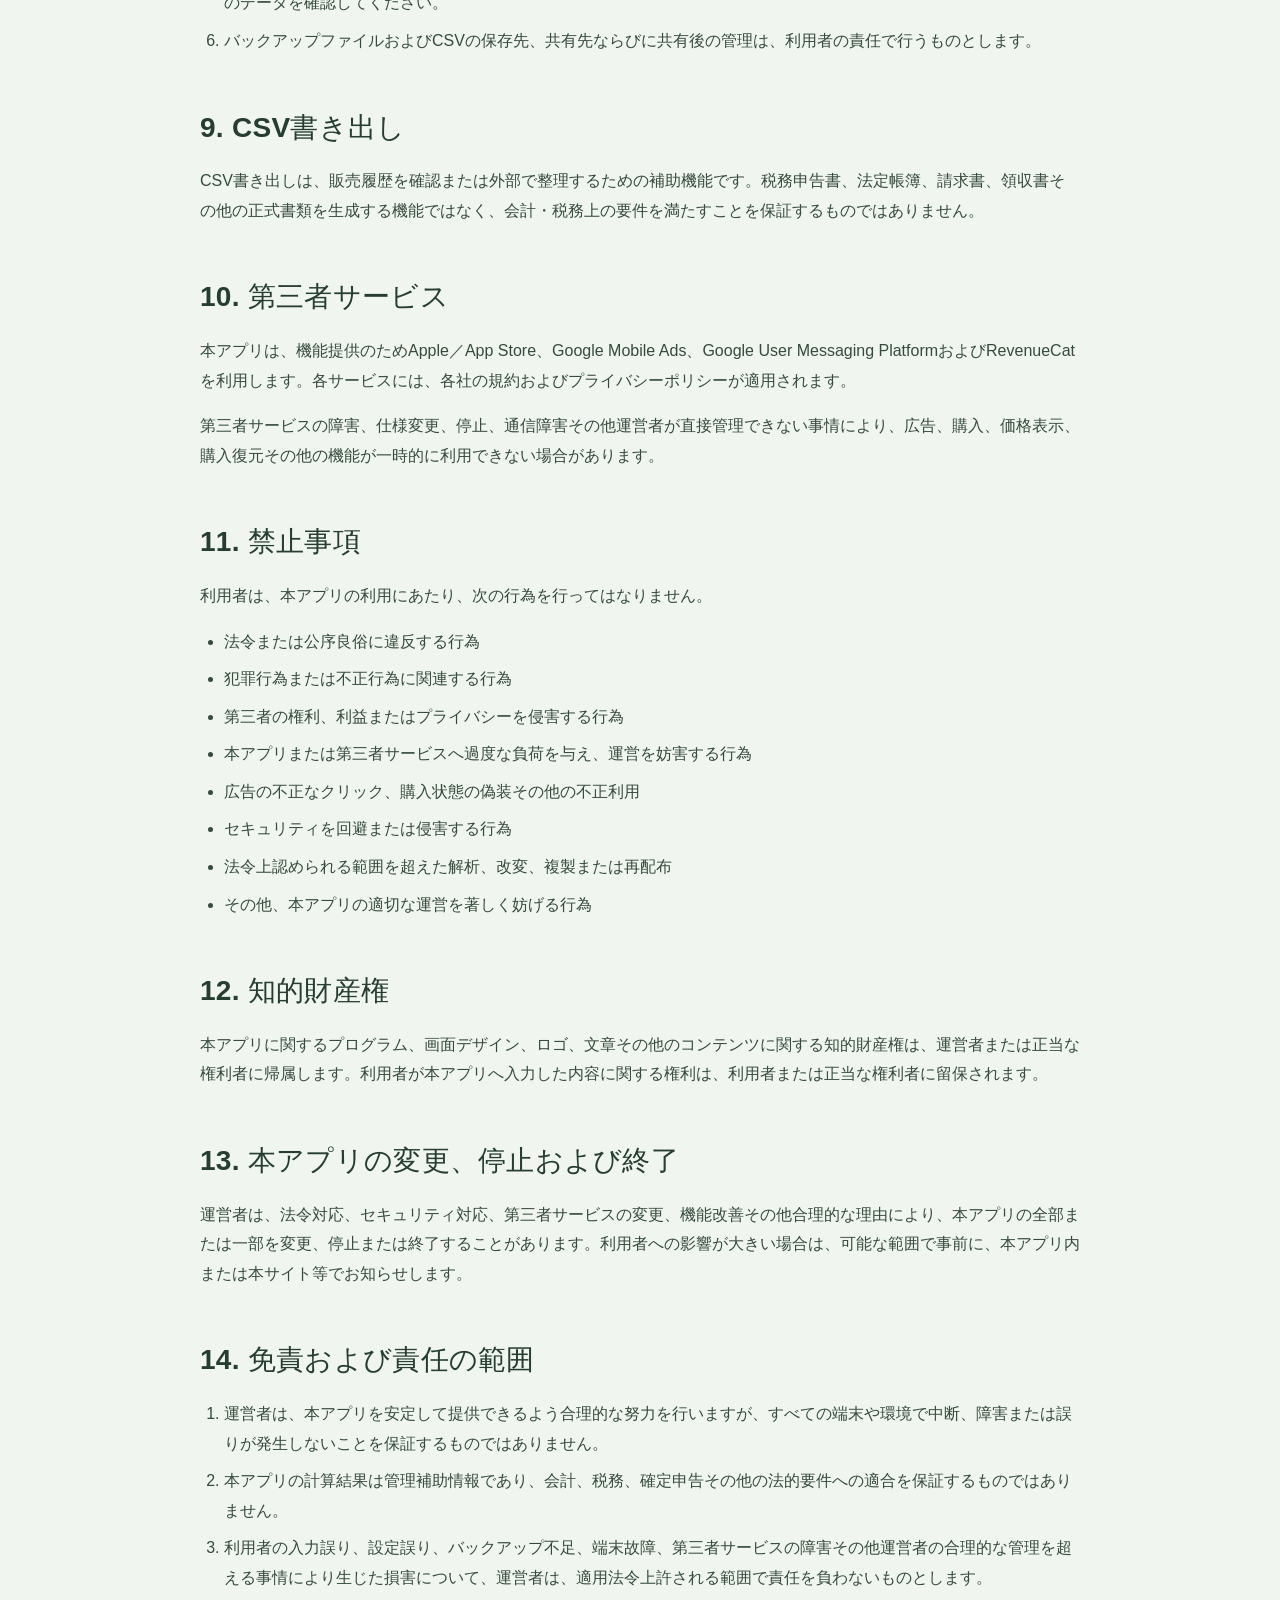
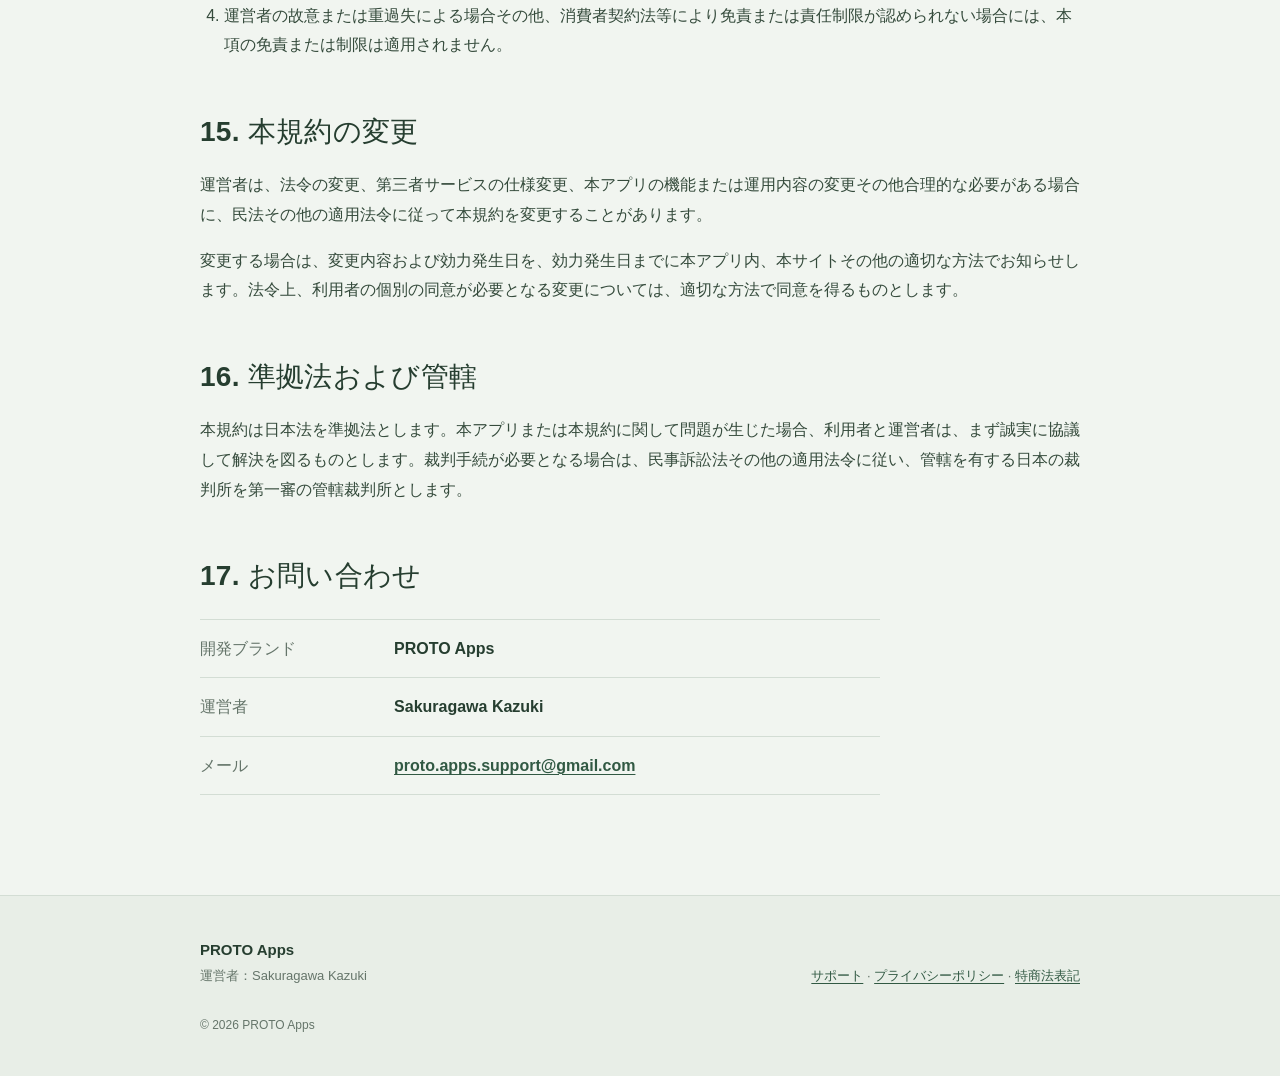
<file: terms.html>
<!doctype html>
<html lang="ja">
<head>
  <meta charset="utf-8">
  <meta name="viewport" content="width=device-width, initial-scale=1">
  <meta name="description" content="URINOA（ウリノア）の利用規約です。">
  <meta name="theme-color" content="#43775B">
  <title>利用規約 | URINOA</title>
  <link rel="stylesheet" href="styles.css">
</head>
<body>
  <a class="skip-link" href="#main">本文へ移動</a>
  <header class="site-header">
    <div class="header-inner">
      <a class="brand" href="index.html" aria-label="URINOA サポートトップ">
        <span class="brand-mark" aria-hidden="true">U</span>
        <span><strong>URINOA</strong><small>by PROTO Apps</small></span>
      </a>
      <nav aria-label="サイト内ナビゲーション">
        <a href="index.html">サポート</a>
        <a href="privacy.html">プライバシー</a>
        <a aria-current="page" href="terms.html">利用規約</a>
        <a href="legal.html">特商法表記</a>
      </nav>
    </div>
  </header>

  <main id="main" class="page-shell legal-document">
    <header class="document-header">
      <p class="eyebrow">TERMS OF USE</p>
      <h1>利用規約</h1>
      <p>制定日：2026年10月11日<br>最終改定日：2026年10月11日</p>
    </header>

    <p>この利用規約（以下「本規約」といいます）は、Sakuragawa Kazuki（開発ブランド：PROTO Apps。以下「運営者」といいます）が提供するiOSアプリ「URINOA（ウリノア）」（以下「本アプリ」といいます）の利用条件を定めるものです。利用者は、本規約および<a href="privacy.html">プライバシーポリシー</a>に同意のうえ、本アプリを利用してください。</p>

    <section>
      <h2>1. 本アプリの目的</h2>
      <p>本アプリは、せどり・物販を行う利用者による商品、仕入れ、在庫、販売、原価および利益の管理を補助するためのアプリです。本アプリが表示する在庫数、在庫原価、利益、利益率、集計、ランキングその他の情報は、利用者が入力した情報および設定に基づく管理上の参考情報です。</p>
    </section>

    <section>
      <h2>2. 利用条件</h2>
      <ol>
        <li>利用者は、本規約、プライバシーポリシー、Appleの規約および適用される法令を遵守して本アプリを利用するものとします。</li>
        <li>本アプリには、アカウント登録およびログイン機能はありません。</li>
        <li>必要な端末、OS、通信環境およびApple ID等は、利用者の責任と費用で用意するものとします。</li>
        <li>未成年者が有料機能を購入する場合は、必要に応じて法定代理人の同意を得てください。</li>
        <li>利用者は、入力する情報が正確かつ適切なものとなるよう、自ら確認するものとします。</li>
      </ol>
    </section>

    <section>
      <h2>3. Freeプラン</h2>
      <p>Freeプランでは、現行版において主に次の機能を利用できます。</p>
      <ul>
        <li>商品、仕入れ、再仕入れ、販売の登録</li>
        <li>在庫、売上、原価および利益の管理</li>
        <li>販売の編集および取消</li>
        <li>当月、3か月および6か月の分析</li>
        <li>販路別利益および商品別利益の一部表示</li>
        <li>JSONバックアップおよび復元</li>
      </ul>
      <p>Freeプランでは広告が表示されます。広告は、利用者の地域、同意状態、通信状態および広告の配信状況等により表示されない場合があります。</p>
    </section>

    <section>
      <h2>4. URINOA Pro</h2>
      <p>URINOA Proは、自動更新サブスクリプションとして提供する有料プランです。現行版では、Freeプランの機能に加えて、主に次の機能を利用できます。</p>
      <ul>
        <li>1年間の利益推移</li>
        <li>販路別利益の全件表示</li>
        <li>商品別利益ランキングの全件表示</li>
        <li>販売データのCSV書き出し</li>
        <li>広告の非表示</li>
      </ul>
      <p>URINOA Proの有効期限が終了した場合、利用可能な機能はFreeプランの範囲へ戻ります。Proの終了のみを理由として、利用者が登録した業務データを削除することはありません。</p>
    </section>

    <section>
      <h2>5. サブスクリプションと料金</h2>
      <ol>
        <li>URINOA Proには、月額プランおよび年額プランがあります。</li>
        <li>各プランの価格、通貨、請求期間その他の条件は、購入時にApp Storeへ表示される内容が優先されます。</li>
        <li>料金は、購入の確認時に利用者のApple IDへ請求されます。</li>
        <li>サブスクリプションは、利用者がAppleの定める方法および期限までに解約しない限り、自動的に更新されます。</li>
        <li>価格または提供条件が変更される場合は、Appleの規則および適用法令に従って通知または同意確認が行われます。</li>
        <li>解約、返金、請求および支払方法の管理は、Appleの仕組みと規約に従います。</li>
        <li>アプリを端末から削除しただけでは、サブスクリプションは解約されません。</li>
      </ol>
      <ul class="external-links">
        <li><a href="https://www.apple.com/jp/legal/internet-services/itunes/jp/terms.html" target="_blank" rel="noopener noreferrer">Appleメディアサービス利用規約</a></li>
        <li><a href="https://support.apple.com/ja-jp/118428" target="_blank" rel="noopener noreferrer">Apple：サブスクリプションを解約する方法</a></li>
      </ul>
    </section>

    <section>
      <h2>6. 購入の復元</h2>
      <p>利用者は、本アプリ内の「購入を復元」から、Apple IDに関連付けられた購入情報の復元を試みることができます。購入の復元には、購入時と同じApple ID、通信環境、App StoreおよびRevenueCatの正常な稼働等が必要になる場合があります。</p>
    </section>

    <section>
      <h2>7. 計算結果と専門的助言ではないこと</h2>
      <ol>
        <li>本アプリによる利益、原価、在庫、利益率、販売手数料、送料および分析結果等は、利用者が入力した情報と設定に基づく管理補助情報です。</li>
        <li>入力漏れ、入力誤り、送料の未確定、手数料率の設定、取消処理、仕入れ数量その他の条件により、計算結果が変わる場合があります。</li>
        <li>本アプリは、販売時の仕入れロットを先入先出法で割り当てますが、利用者が会計上または税務上採用すべき処理方法を決定するものではありません。</li>
        <li>本アプリは、会計、税務、確定申告、法律、投資、経営その他の専門的助言を提供するものではありません。</li>
        <li>申告または重要な判断へ利用する前に元資料を確認し、必要に応じて専門家または関係機関へ相談してください。</li>
      </ol>
    </section>

    <section>
      <h2>8. データ管理とバックアップ</h2>
      <ol>
        <li>本アプリの業務データは、原則として利用者の端末内に保存されます。</li>
        <li>現行版では、業務データを運営者独自のクラウドへ自動保存または同期しません。</li>
        <li>端末の故障、紛失、初期化、アプリの削除、OSの更新、不具合等により、データが失われる可能性があります。</li>
        <li>重要なデータについては、JSONバックアップ機能を利用し、安全な場所へ保管してください。</li>
        <li>バックアップからの復元は、現在のアプリ内データをバックアップ内容で置き換えます。復元前に対象ファイルと現在のデータを確認してください。</li>
        <li>バックアップファイルおよびCSVの保存先、共有先ならびに共有後の管理は、利用者の責任で行うものとします。</li>
      </ol>
    </section>

    <section>
      <h2>9. CSV書き出し</h2>
      <p>CSV書き出しは、販売履歴を確認または外部で整理するための補助機能です。税務申告書、法定帳簿、請求書、領収書その他の正式書類を生成する機能ではなく、会計・税務上の要件を満たすことを保証するものではありません。</p>
    </section>

    <section>
      <h2>10. 第三者サービス</h2>
      <p>本アプリは、機能提供のためApple／App Store、Google Mobile Ads、Google User Messaging PlatformおよびRevenueCatを利用します。各サービスには、各社の規約およびプライバシーポリシーが適用されます。</p>
      <p>第三者サービスの障害、仕様変更、停止、通信障害その他運営者が直接管理できない事情により、広告、購入、価格表示、購入復元その他の機能が一時的に利用できない場合があります。</p>
    </section>

    <section>
      <h2>11. 禁止事項</h2>
      <p>利用者は、本アプリの利用にあたり、次の行為を行ってはなりません。</p>
      <ul>
        <li>法令または公序良俗に違反する行為</li>
        <li>犯罪行為または不正行為に関連する行為</li>
        <li>第三者の権利、利益またはプライバシーを侵害する行為</li>
        <li>本アプリまたは第三者サービスへ過度な負荷を与え、運営を妨害する行為</li>
        <li>広告の不正なクリック、購入状態の偽装その他の不正利用</li>
        <li>セキュリティを回避または侵害する行為</li>
        <li>法令上認められる範囲を超えた解析、改変、複製または再配布</li>
        <li>その他、本アプリの適切な運営を著しく妨げる行為</li>
      </ul>
    </section>

    <section>
      <h2>12. 知的財産権</h2>
      <p>本アプリに関するプログラム、画面デザイン、ロゴ、文章その他のコンテンツに関する知的財産権は、運営者または正当な権利者に帰属します。利用者が本アプリへ入力した内容に関する権利は、利用者または正当な権利者に留保されます。</p>
    </section>

    <section>
      <h2>13. 本アプリの変更、停止および終了</h2>
      <p>運営者は、法令対応、セキュリティ対応、第三者サービスの変更、機能改善その他合理的な理由により、本アプリの全部または一部を変更、停止または終了することがあります。利用者への影響が大きい場合は、可能な範囲で事前に、本アプリ内または本サイト等でお知らせします。</p>
    </section>

    <section>
      <h2>14. 免責および責任の範囲</h2>
      <ol>
        <li>運営者は、本アプリを安定して提供できるよう合理的な努力を行いますが、すべての端末や環境で中断、障害または誤りが発生しないことを保証するものではありません。</li>
        <li>本アプリの計算結果は管理補助情報であり、会計、税務、確定申告その他の法的要件への適合を保証するものではありません。</li>
        <li>利用者の入力誤り、設定誤り、バックアップ不足、端末故障、第三者サービスの障害その他運営者の合理的な管理を超える事情により生じた損害について、運営者は、適用法令上許される範囲で責任を負わないものとします。</li>
        <li>運営者の故意または重過失による場合その他、消費者契約法等により免責または責任制限が認められない場合には、本項の免責または制限は適用されません。</li>
      </ol>
    </section>

    <section>
      <h2>15. 本規約の変更</h2>
      <p>運営者は、法令の変更、第三者サービスの仕様変更、本アプリの機能または運用内容の変更その他合理的な必要がある場合に、民法その他の適用法令に従って本規約を変更することがあります。</p>
      <p>変更する場合は、変更内容および効力発生日を、効力発生日までに本アプリ内、本サイトその他の適切な方法でお知らせします。法令上、利用者の個別の同意が必要となる変更については、適切な方法で同意を得るものとします。</p>
    </section>

    <section>
      <h2>16. 準拠法および管轄</h2>
      <p>本規約は日本法を準拠法とします。本アプリまたは本規約に関して問題が生じた場合、利用者と運営者は、まず誠実に協議して解決を図るものとします。裁判手続が必要となる場合は、民事訴訟法その他の適用法令に従い、管轄を有する日本の裁判所を第一審の管轄裁判所とします。</p>
    </section>

    <section>
      <h2>17. お問い合わせ</h2>
      <dl class="info-list compact">
        <div><dt>開発ブランド</dt><dd>PROTO Apps</dd></div>
        <div><dt>運営者</dt><dd>Sakuragawa Kazuki</dd></div>
        <div><dt>メール</dt><dd><a href="mailto:proto.apps.support@gmail.com">proto.apps.support@gmail.com</a></dd></div>
      </dl>
    </section>
  </main>

  <footer class="site-footer">
    <div class="page-shell footer-inner">
      <p><strong>PROTO Apps</strong><br><span>運営者：Sakuragawa Kazuki</span></p>
      <p><a href="index.html">サポート</a> · <a href="privacy.html">プライバシーポリシー</a> · <a href="legal.html">特商法表記</a></p>
      <p class="copyright">© 2026 PROTO Apps</p>
    </div>
  </footer>
</body>
</html>
</file>
<file: styles.css>
:root {
  color-scheme: light;
  --sage: #43775b;
  --sage-dark: #315943;
  --sage-soft: #dfe9df;
  --background: #f1f5f0;
  --surface: #fffdf8;
  --text: #263e30;
  --muted: #65756a;
  --line: #d3ddd4;
  --focus: #1f5f3e;
  --shadow: 0 10px 30px rgba(38, 62, 48, 0.08);
  font-family: -apple-system, BlinkMacSystemFont, "Hiragino Sans", "Yu Gothic", "Noto Sans JP", sans-serif;
  font-synthesis: none;
}

* { box-sizing: border-box; }

html {
  scroll-behavior: smooth;
  background: var(--background);
}

body {
  margin: 0;
  color: var(--text);
  background: var(--background);
  font-size: 16px;
  line-height: 1.85;
  -webkit-font-smoothing: antialiased;
}

a {
  color: var(--sage-dark);
  text-decoration-thickness: 1px;
  text-underline-offset: 0.2em;
}

a:hover { color: var(--sage); }

a:focus-visible,
button:focus-visible,
summary:focus-visible {
  outline: 3px solid color-mix(in srgb, var(--focus) 45%, transparent);
  outline-offset: 3px;
  border-radius: 4px;
}

.skip-link {
  position: fixed;
  top: 8px;
  left: 8px;
  z-index: 100;
  padding: 8px 14px;
  color: white;
  background: var(--sage-dark);
  transform: translateY(-150%);
}

.skip-link:focus { transform: translateY(0); }

.page-shell,
.header-inner {
  width: min(100% - 40px, 880px);
  margin-inline: auto;
}

.site-header {
  position: sticky;
  top: 0;
  z-index: 20;
  border-bottom: 1px solid rgba(67, 119, 91, 0.14);
  background: rgba(241, 245, 240, 0.95);
  backdrop-filter: blur(14px);
}

.header-inner {
  min-height: 72px;
  display: flex;
  align-items: center;
  justify-content: space-between;
  gap: 24px;
}

.brand {
  display: inline-flex;
  align-items: center;
  gap: 11px;
  color: var(--text);
  text-decoration: none;
  letter-spacing: 0.04em;
}

.brand-mark {
  width: 38px;
  height: 38px;
  display: grid;
  place-items: center;
  border-radius: 11px;
  color: white;
  background: var(--sage);
  font-size: 20px;
  font-weight: 700;
}

.brand strong,
.brand small { display: block; }
.brand strong { line-height: 1.15; }
.brand small { margin-top: 3px; color: var(--muted); font-size: 10px; }

nav {
  display: flex;
  align-items: center;
  gap: 22px;
  font-size: 14px;
  font-weight: 600;
}

nav a {
  position: relative;
  padding-block: 23px 21px;
  color: var(--muted);
  text-decoration: none;
}

nav a[aria-current="page"] { color: var(--sage-dark); }
nav a[aria-current="page"]::after {
  content: "";
  position: absolute;
  right: 0;
  bottom: -1px;
  left: 0;
  height: 2px;
  background: var(--sage);
}

.hero {
  border-bottom: 1px solid var(--line);
  background: var(--surface);
}

.compact-hero { padding: 80px 0 74px; }

.eyebrow,
.section-kicker {
  margin: 0 0 8px;
  color: var(--sage);
  font-size: 12px;
  font-weight: 750;
  letter-spacing: 0.16em;
}

h1,
h2,
h3 {
  line-height: 1.45;
  letter-spacing: 0.01em;
}

h1 { margin: 0; font-size: clamp(32px, 6vw, 48px); }
h2 { margin: 0 0 18px; font-size: clamp(22px, 3.5vw, 28px); }
h3 { margin: 30px 0 10px; font-size: 18px; }

.lead {
  max-width: 660px;
  margin: 20px 0 0;
  color: var(--muted);
  font-size: clamp(17px, 2.5vw, 20px);
}

.content-stack { padding-block: 56px 88px; }

.contact-panel {
  padding: 36px;
  border: 1px solid var(--line);
  border-radius: 18px;
  background: var(--surface);
  box-shadow: var(--shadow);
}

.contact-panel p { max-width: 680px; }

.primary-link {
  display: inline-flex;
  align-items: center;
  min-height: 48px;
  margin-top: 8px;
  padding: 8px 22px;
  border-radius: 12px;
  color: white;
  background: var(--sage);
  font-weight: 700;
  text-decoration: none;
}

.primary-link:hover { color: white; background: var(--sage-dark); }
.email-text { margin: 10px 0 0; color: var(--muted); font-size: 13px; }

.document-section {
  padding: 60px 4px 0;
}

.faq-list { border-top: 1px solid var(--line); }

.faq-list details { border-bottom: 1px solid var(--line); }

.faq-list summary {
  position: relative;
  padding: 20px 42px 20px 0;
  cursor: pointer;
  font-weight: 650;
  list-style: none;
}

.faq-list summary::-webkit-details-marker { display: none; }
.faq-list summary::after {
  content: "+";
  position: absolute;
  top: 18px;
  right: 6px;
  color: var(--sage);
  font-size: 24px;
  font-weight: 400;
}

.faq-list details[open] summary::after { content: "−"; }
.faq-list details p { margin: -4px 42px 22px 0; color: var(--muted); }

.info-list {
  margin: 0;
  border-top: 1px solid var(--line);
}

.info-list > div {
  display: grid;
  grid-template-columns: minmax(120px, 0.35fr) 1fr;
  gap: 24px;
  padding: 14px 0;
  border-bottom: 1px solid var(--line);
}

.info-list dt { color: var(--muted); }
.info-list dd { margin: 0; font-weight: 600; overflow-wrap: anywhere; }
.info-list dd small { color: var(--muted); font-weight: 400; }
.info-list.compact { max-width: 680px; margin-top: 22px; }
.legal-disclosure { margin-top: 42px; }
.legal-disclosure > div { padding-block: 18px; }
.legal-disclosure dd { font-weight: 500; }

.legal-links {
  display: grid;
  grid-template-columns: repeat(3, minmax(0, 1fr));
  gap: 14px;
  padding-top: 60px;
}

.legal-links a {
  display: flex;
  align-items: center;
  justify-content: space-between;
  gap: 20px;
  min-height: 76px;
  padding: 18px 22px;
  border: 1px solid var(--line);
  border-radius: 14px;
  color: var(--text);
  background: var(--surface);
  font-weight: 650;
  text-decoration: none;
}

.legal-links a:hover { border-color: var(--sage); }
.legal-links b { color: var(--sage); font-size: 20px; }

.legal-document {
  padding-top: 72px;
  padding-bottom: 100px;
}

.document-header {
  margin-bottom: 52px;
  padding-bottom: 34px;
  border-bottom: 1px solid var(--line);
}

.document-header > p:last-child { margin: 18px 0 0; color: var(--muted); font-size: 14px; }
.legal-document > p { font-size: 16px; }

.legal-document section {
  margin-top: 52px;
  scroll-margin-top: 96px;
}

.legal-document section p,
.legal-document li { color: #354b3c; }
.legal-document ul,
.legal-document ol { padding-left: 1.5em; }
.legal-document li + li { margin-top: 8px; }
.external-links { margin-top: 16px; }

.site-footer {
  padding: 40px 0;
  border-top: 1px solid var(--line);
  color: var(--muted);
  background: #e8eee7;
  font-size: 13px;
}

.footer-inner {
  display: grid;
  grid-template-columns: 1fr auto;
  align-items: end;
  gap: 8px 32px;
}

.footer-inner p { margin: 0; }
.footer-inner strong { color: var(--text); font-size: 15px; }
.copyright { grid-column: 1 / -1; margin-top: 18px !important; font-size: 12px; }

@media (max-width: 680px) {
  .page-shell,
  .header-inner { width: min(100% - 30px, 880px); }

  .header-inner {
    min-height: auto;
    padding-top: 14px;
    flex-wrap: wrap;
    gap: 4px 20px;
  }

  .brand-mark { width: 34px; height: 34px; border-radius: 10px; font-size: 18px; }
  nav { width: 100%; justify-content: space-between; gap: 8px; }
  nav a { padding: 10px 2px 12px; font-size: 13px; }
  .compact-hero { padding: 58px 0 52px; }
  .content-stack { padding-block: 36px 68px; }
  .contact-panel { padding: 26px 22px; border-radius: 15px; }
  .document-section { padding-top: 48px; }
  .legal-links { grid-template-columns: 1fr; padding-top: 48px; }
  .legal-document { padding-top: 52px; padding-bottom: 72px; }
  .document-header { margin-bottom: 38px; }
  .legal-document section { margin-top: 42px; }
  .info-list > div { grid-template-columns: 1fr; gap: 2px; }
  .footer-inner { grid-template-columns: 1fr; }
  .copyright { grid-column: 1; }
}

@media (prefers-reduced-motion: reduce) {
  html { scroll-behavior: auto; }
}

@media print {
  .site-header,
  .site-footer,
  .skip-link { display: none; }
  body { background: white; font-size: 11pt; }
  .legal-document { width: 100%; padding: 0; }
  .legal-document section { break-inside: avoid; }
  a { color: inherit; text-decoration: none; }
}
</file>
